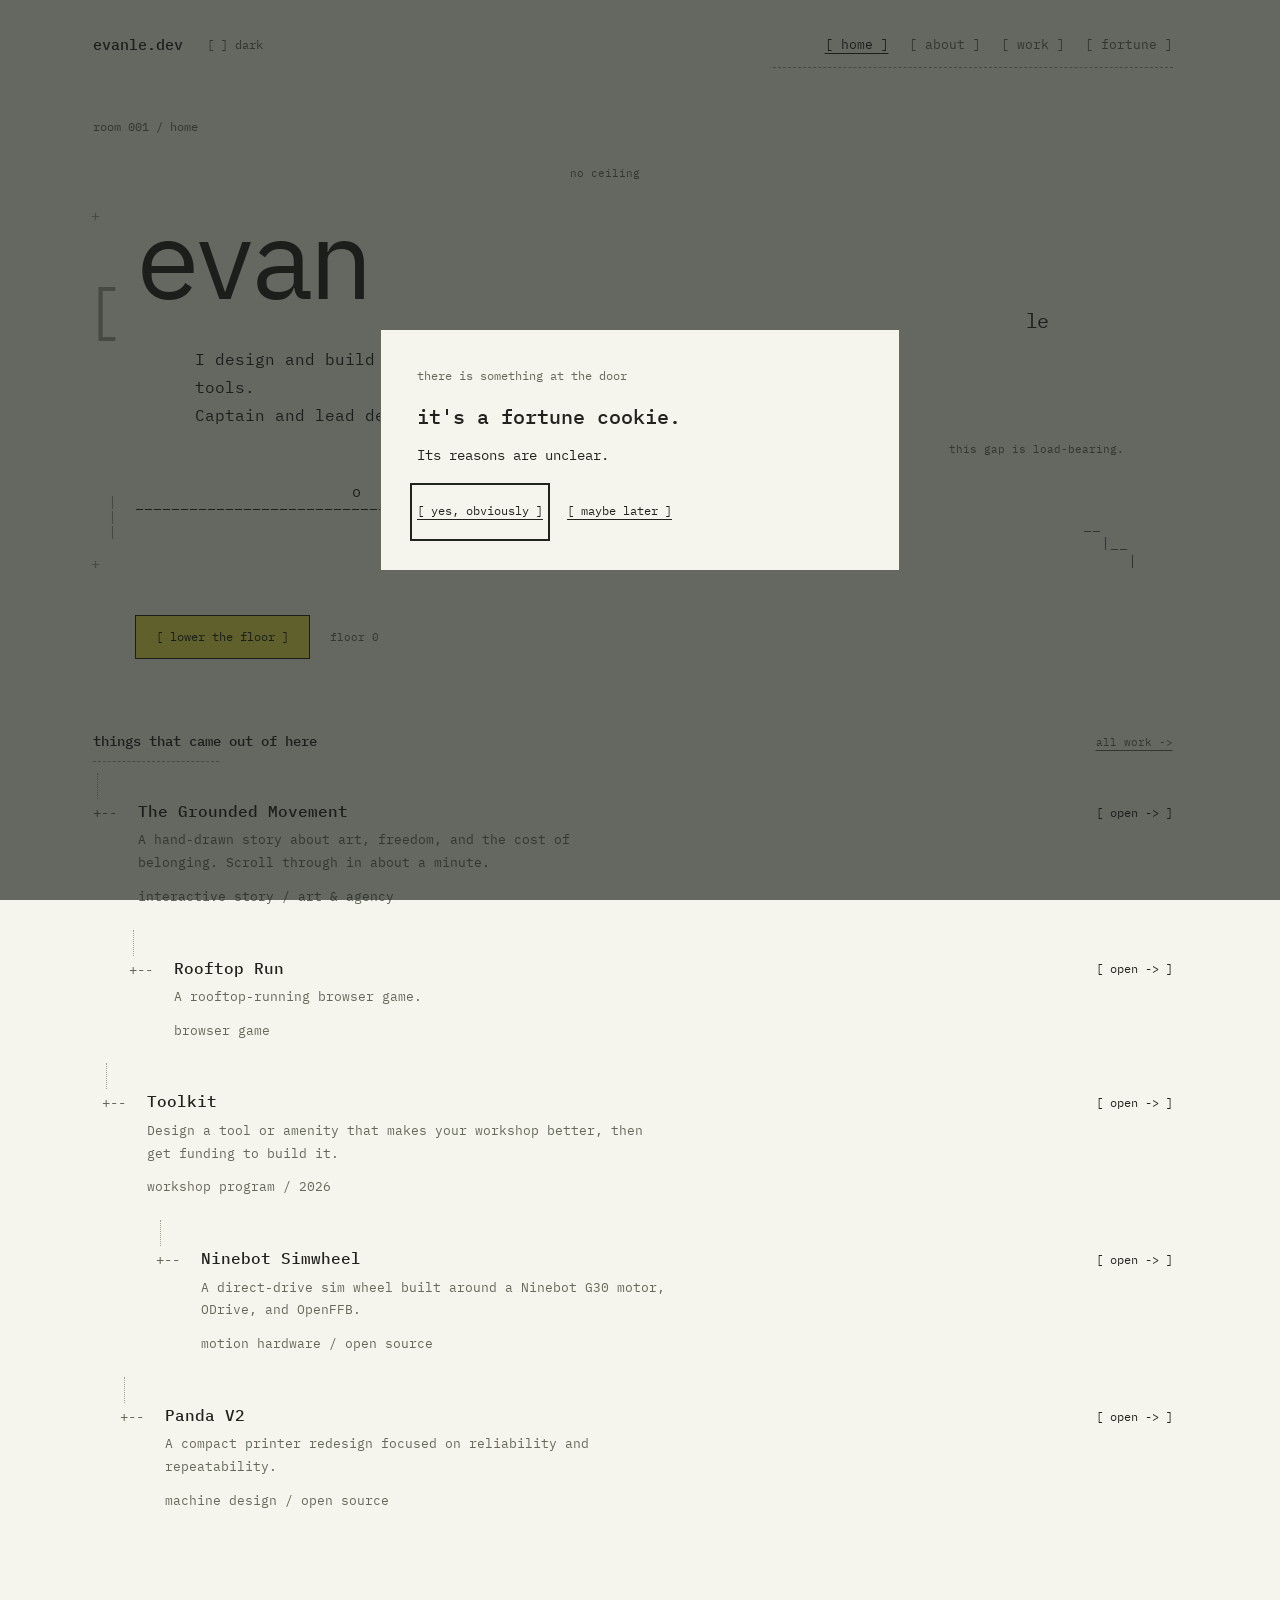
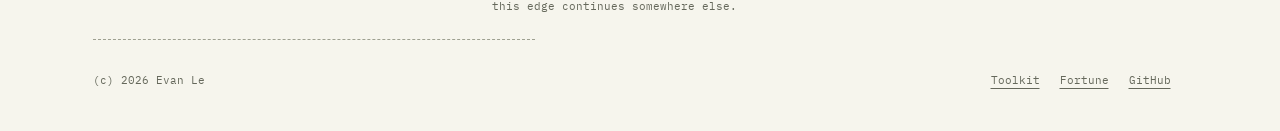
<file: index.html>
<!DOCTYPE html>
<html lang="en">
<head>
    <meta charset="UTF-8">
    <meta name="viewport" content="width=device-width, initial-scale=1.0">
    <meta name="description" content="Evan Le enjoys developing technologies, building robots, and seeing how far an idea can go.">
    <link rel="canonical" href="https://www.evanle.dev/">
    <meta property="og:type" content="website">
    <meta property="og:url" content="https://www.evanle.dev/">
    <meta property="og:title" content="Evan Le — Hardware Designer">
    <meta property="og:description" content="Evan Le enjoys developing technologies, building robots, and seeing how far an idea can go.">
    <meta name="twitter:card" content="summary">
    <meta name="google-site-verification" content="cI8-tVzP51W6s22dAfChvh1UZVC5UymUAidZ-FT9Nzw">
    <title>Evan Le &mdash; Hardware Designer</title>
    <link rel="stylesheet" href="ascii.css?v=20261004-room">
    <script src="theme.js"></script>
    <script src="room.js" defer></script>
    <script src="fortune-invite.js" defer></script>
    <script type="application/ld+json">
    {
        "@context": "https://schema.org",
        "@type": "Person",
        "name": "Evan Le",
        "url": "https://www.evanle.dev/",
        "jobTitle": "Hardware Designer",
        "sameAs": ["https://github.com/lolwutboi987"]
    }
    </script>
</head>
<body class="ascii-site">
    <a class="skip-link" href="#main-content">Skip to content</a>
    <div class="site-shell">
        <header class="site-header">
            <nav class="site-nav" aria-label="Primary navigation">
                <a class="site-id" href="index.html">evanle.dev</a>
                <button id="theme-toggle" type="button" aria-label="Dark mode" aria-pressed="false">[ ] dark</button>
                <ul class="nav-links">
                    <li><a href="index.html" aria-current="page">[ home ]</a></li>
                    <li><a href="about.html">[ about ]</a></li>
                    <li><a href="showcase.html">[ work ]</a></li>
                    <li><a href="cookie/">[ fortune ]</a></li>
                </ul>
            </nav>
            <hr class="site-rule">
        </header>
        <main id="main-content">
            <p class="page-kicker">room 001 / home</p>
            <section class="room" data-floor="0" aria-labelledby="home-title">
                <span class="room-corner room-corner--top" aria-hidden="true">+</span>
                <p class="room-note room-note--ceiling">no ceiling</p>
                <h1 class="room-name" id="home-title"><span class="first-name">evan</span> <span class="last-name">le</span></h1>
                <p class="room-bio">I design and build robots, printers, and workshop tools.<br>Captain and lead designer of Team 1516A.</p>
                <p class="room-gap-note">this gap is load-bearing.</p>
                <div class="room-basement" aria-hidden="true">
                    <span class="room-wall">|<br>|<br>|</span>
                    <span class="room-object">o</span>
                    <span class="room-floor">________________________________________________________</span>
                    <span class="room-stair">__<br>  |__<br>     |</span>
                </div>
                <div class="room-controls">
                    <button id="lower-floor" type="button" hidden>[ lower the floor ]</button>
                    <span id="floor-status" aria-live="polite" aria-atomic="true">floor 0</span>
                </div>
                <span class="room-corner room-corner--bottom" aria-hidden="true">+</span>
            </section>
            <section aria-labelledby="selected-work-title">
                <div class="section-heading">
                    <h2 id="selected-work-title">things that came out of here</h2>
                    <a class="note" href="showcase.html">all work -&gt;</a>
                </div>
                <hr class="site-rule">
                <ol class="project-list">
                    <li class="project-row">
                        <span class="project-number" aria-hidden="true">+--</span>
                        <div class="project-copy">
                            <h3><a href="grounded/">The Grounded Movement</a></h3>
                            <p>A hand-drawn story about art, freedom, and the cost of belonging. Scroll through in about a minute.</p>
                            <p class="project-tags">interactive story / art &amp; agency</p>
                        </div>
                        <a class="project-go" href="grounded/" aria-label="Open The Grounded Movement">[ open -&gt; ]</a>
                    </li>

                    <li class="project-row">
                        <span class="project-number" aria-hidden="true">+--</span>
                        <div class="project-copy">
                            <h3><a href="walk/">Rooftop Run</a></h3>
                            <p>A rooftop-running browser game.</p>
                            <p class="project-tags">browser game</p>
                        </div>
                        <a class="project-go" href="walk/" aria-label="Open Rooftop Run">[ open -&gt; ]</a>
                    </li>

                    <li class="project-row">
                        <span class="project-number" aria-hidden="true">+--</span>
                        <div class="project-copy">
                            <h3><a href="toolkit/">Toolkit</a></h3>
                            <p>Design a tool or amenity that makes your workshop better, then get funding to build it.</p>
                            <p class="project-tags">workshop program / 2026</p>
                        </div>
                        <a class="project-go" href="toolkit/" aria-label="Open Toolkit">[ open -&gt; ]</a>
                    </li>

                    <li class="project-row">
                        <span class="project-number" aria-hidden="true">+--</span>
                        <div class="project-copy">
                            <h3><a href="https://github.com/lolwutboi987/Ninebot-Simwheel" target="_blank" rel="noopener noreferrer">Ninebot Simwheel</a></h3>
                            <p>A direct-drive sim wheel built around a Ninebot G30 motor, ODrive, and OpenFFB.</p>
                            <p class="project-tags">motion hardware / open source</p>
                        </div>
                        <a class="project-go" href="https://github.com/lolwutboi987/Ninebot-Simwheel" aria-label="Open Ninebot Simwheel" target="_blank" rel="noopener noreferrer">[ open -&gt; ]</a>
                    </li>

                    <li class="project-row">
                        <span class="project-number" aria-hidden="true">+--</span>
                        <div class="project-copy">
                            <h3><a href="https://github.com/lolwutboi987/PANDA-V2" target="_blank" rel="noopener noreferrer">Panda V2</a></h3>
                            <p>A compact printer redesign focused on reliability and repeatability.</p>
                            <p class="project-tags">machine design / open source</p>
                        </div>
                        <a class="project-go" href="https://github.com/lolwutboi987/PANDA-V2" aria-label="Open Panda V2" target="_blank" rel="noopener noreferrer">[ open -&gt; ]</a>
                    </li>
                </ol>
            </section>
        </main>
        <p class="end-note">this edge continues somewhere else.</p>
        <footer class="site-footer">
            <p>(c) 2026 Evan Le</p>
            <nav class="footer-links" aria-label="Footer navigation">
                <a href="toolkit/">Toolkit</a>
                <a href="cookie/">Fortune</a>
                <a href="https://github.com/lolwutboi987" target="_blank" rel="noopener noreferrer">GitHub</a>
            </nav>
        </footer>
    </div>
    <dialog class="ascii-prompt" id="fortune-invite" aria-labelledby="fortune-invite-title">
        <form method="dialog">
            <p class="page-kicker">there is something at the door</p>
            <h2 id="fortune-invite-title">it's a fortune cookie.</h2>
            <p>Its reasons are unclear.</p>
            <div class="prompt-actions">
                <a class="fortune-invite__yes" href="cookie/">[ yes, obviously ]</a>
                <button class="fortune-invite__no" value="no">[ maybe later ]</button>
            </div>
        </form>
    </dialog>
</body>
</html>
</file>
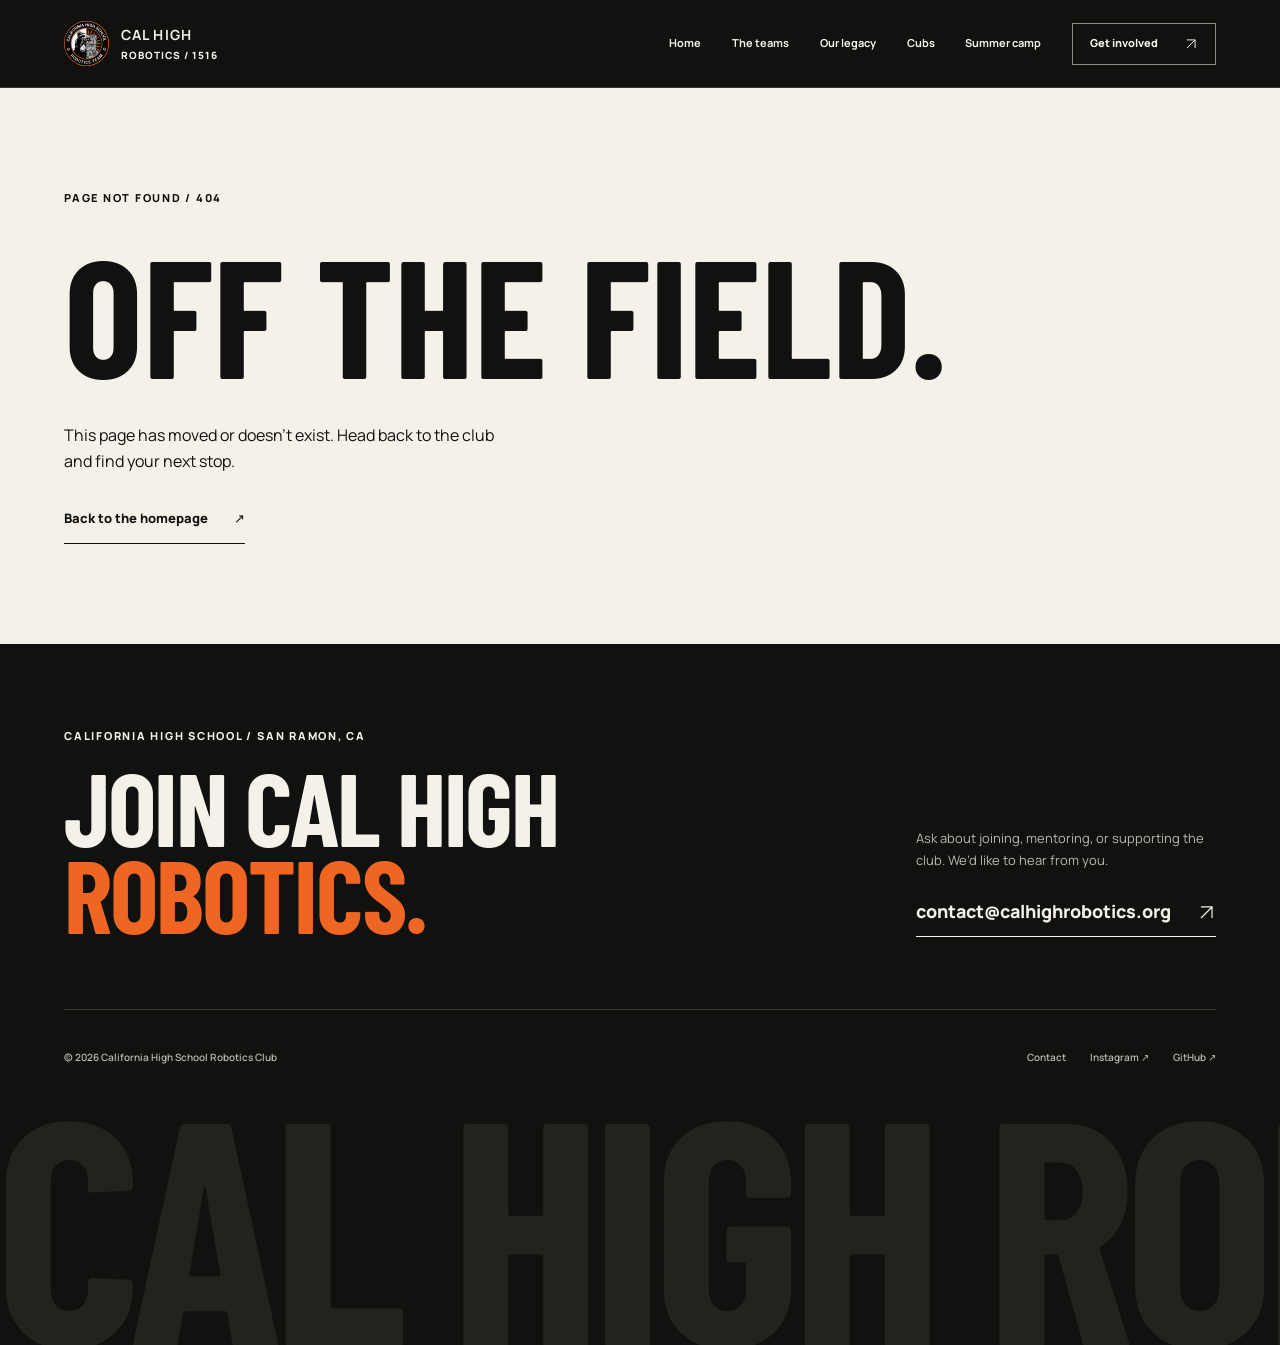
<file: chsroboticsdraft/index.html>
<!DOCTYPE html>
<html lang="en">
  <head>
    <script type="text/javascript">
      // Single Page Apps for GitHub Pages
      // MIT License
      // https://github.com/rafgraph/spa-github-pages
      // This script checks to see if a redirect is present in the query string,
      // converts it back into the correct url and adds it to the
      // browser's history using window.history.replaceState(...),
      // which won't cause the browser to attempt to load the new url.
      // When the single page app is loaded further down in this file,
      // the correct url will be waiting in the browser's history for
      // the single page app to route accordingly.
      (function(l) {
        if (l.search[1] === '/' ) {
          var decoded = l.search.slice(1).split('&').map(function(s) {
            return s.replace(/~and~/g, '&')
          }).join('?');
          window.history.replaceState(null, null,
              l.pathname.slice(0, -1) + decoded + l.hash
          );
        }
      }(window.location))
    </script>
    <meta charset="utf-8" />
    <meta name="robots" content="noindex" />
    <meta name="viewport" content="width=device-width, initial-scale=1" />
    <meta name="theme-color" content="#ef6623" />
    <meta name="description" content="Student-led robotics at California High School in San Ramon. Explore our teams, Cubs novice program, summer camp, and FRC and VEX history." />
    <meta property="og:title" content="Cal High Robotics" />
    <meta property="og:description" content="Meet the students, explore the machines, and discover the next chapter of Cal High Robotics." />
    <meta property="og:type" content="website" />
    <meta property="og:image" content="https://www.evanle.dev/chsroboticsdraft/club/team-x-2026.webp" />
    <link rel="canonical" href="https://www.evanle.dev/chsroboticsdraft/" />
    <link rel="preload" href="/chsroboticsdraft/fonts/BarlowCondensed-Bold.woff2" as="font" type="font/woff2" crossorigin />
    <link rel="preload" href="/chsroboticsdraft/fonts/Manrope-Variable.woff2" as="font" type="font/woff2" crossorigin />
    <link rel="shortcut icon" type="image/ico" href="/chsroboticsdraft/assets/favicon-BxDtd5xb.ico" />
    <title>Cal High Robotics</title>
    <script type="module" crossorigin src="/chsroboticsdraft/assets/index-B0BA-6yQ.js"></script>
    <link rel="stylesheet" crossorigin href="/chsroboticsdraft/assets/index-BIxlN52X.css">
  </head>
  <body>
    <noscript><section style="padding:3rem;max-width:48rem;margin:auto"><h1>Cal High Robotics</h1><p>Student engineering at California High School in San Ramon. Explore our VEX competition teams, FRC 1516 history, Cubs novice program, and summer camp.</p><p>Enable JavaScript for the interactive showcase, or <a href="mailto:contact@calhighrobotics.org">contact the club by email</a>.</p></section></noscript>
    <div id="root"></div>

  </body>
</html>
</file>
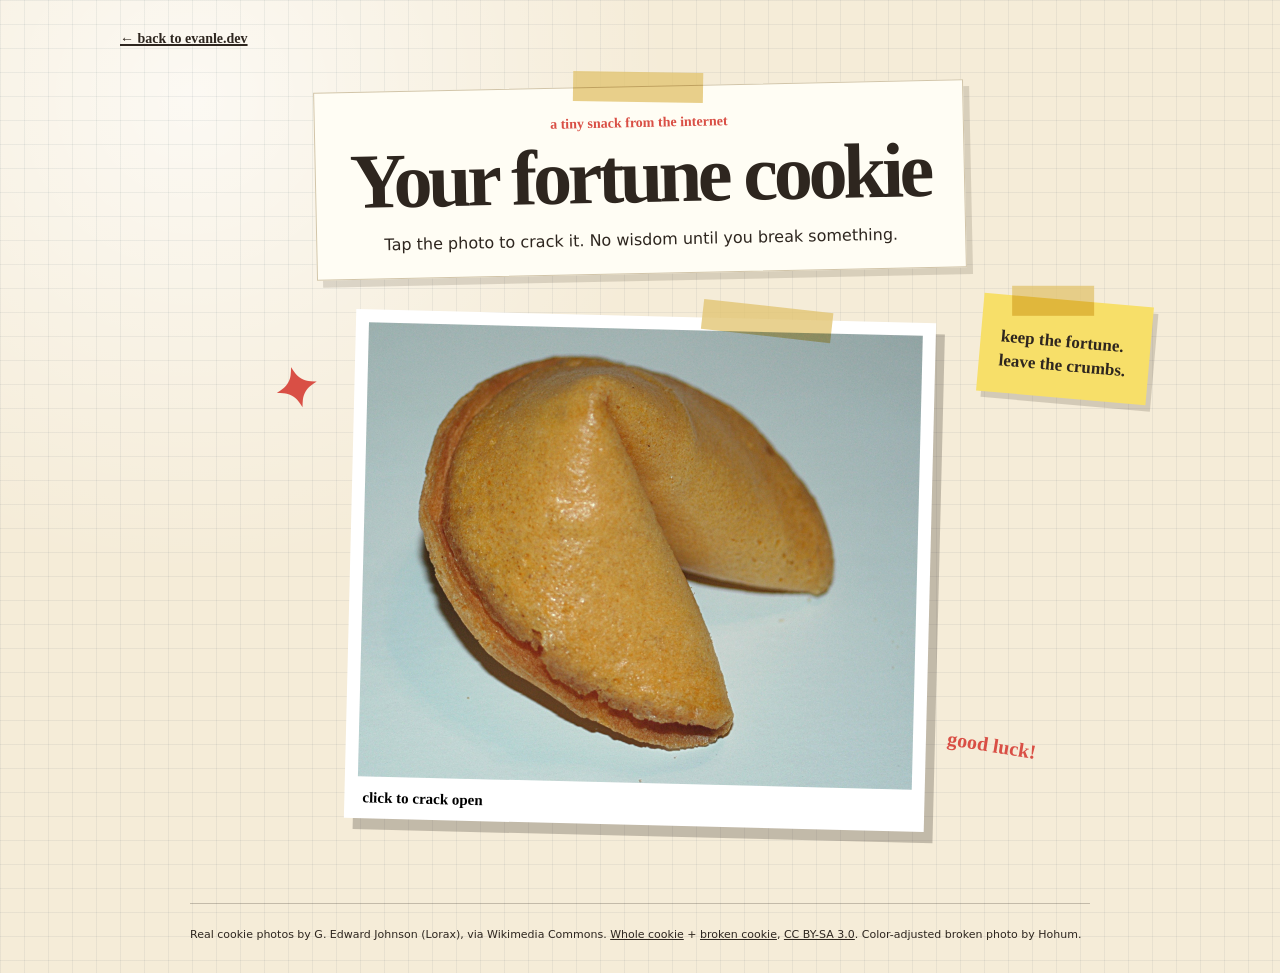
<file: cookie/index.html>
<!DOCTYPE html>
<html lang="en">
<head>
    <meta charset="UTF-8">
    <meta name="viewport" content="width=device-width, initial-scale=1.0">
    <meta name="description" content="Crack open a fortune cookie and get a tiny prediction from evanle.dev.">
    <meta name="theme-color" content="#d94f45">
    <link rel="canonical" href="https://www.evanle.dev/cookie/">
    <title>Your fortune cookie — evanle.dev</title>
    <link rel="stylesheet" href="cookie.css">
    <script src="cookie.js" defer></script>
</head>
<body>
    <main class="scrapbook">
        <a class="back-link" href="../">← back to evanle.dev</a>
        <header class="title-note">
            <span class="tape tape--title" aria-hidden="true"></span>
            <p class="eyebrow">a tiny snack from the internet</p>
            <h1>Your fortune cookie</h1>
            <p>Tap the photo to crack it. No wisdom until you break something.</p>
        </header>
        <section class="cookie-stage" aria-labelledby="cookie-instruction">
            <span class="doodle doodle--one" aria-hidden="true">✦</span>
            <span class="doodle doodle--two" aria-hidden="true">good luck!</span>
            <button class="cookie-photo" id="cookie-button" type="button" aria-describedby="cookie-instruction">
                <span class="tape tape--photo" aria-hidden="true"></span>
                <img id="cookie-image" src="assets/fortune-cookie-closed.jpg" width="2004" height="1600" alt="A whole fortune cookie on a white background">
                <span class="photo-caption" id="cookie-instruction">click to crack open</span>
            </button>
        </section>
        <section class="fortune-area" id="fortune-area" hidden aria-live="polite">
            <p class="fortune-label">your fortune says</p>
            <blockquote id="fortune-text"></blockquote>
            <div class="lucky-row"><span>lucky numbers:</span> <strong id="lucky-numbers"></strong></div>
            <button class="another-button" id="another-button" type="button">crack another one</button>
        </section>
        <aside class="keep-note"><span class="tape tape--note" aria-hidden="true"></span><p>keep the fortune.<br>leave the crumbs.</p></aside>
    </main>
    <footer class="credits">
        <p>Real cookie photos by G. Edward Johnson (Lorax), via Wikimedia Commons. <a href="https://commons.wikimedia.org/wiki/File:Fortune_cookie.jpg">Whole cookie</a> + <a href="https://commons.wikimedia.org/wiki/File:Fortune_cookie_broken_20040628_223252_1.jpg">broken cookie</a>, <a href="https://creativecommons.org/licenses/by-sa/3.0/">CC BY-SA 3.0</a>. Color-adjusted broken photo by Hohum.</p>
    </footer>
</body>
</html>
</file>
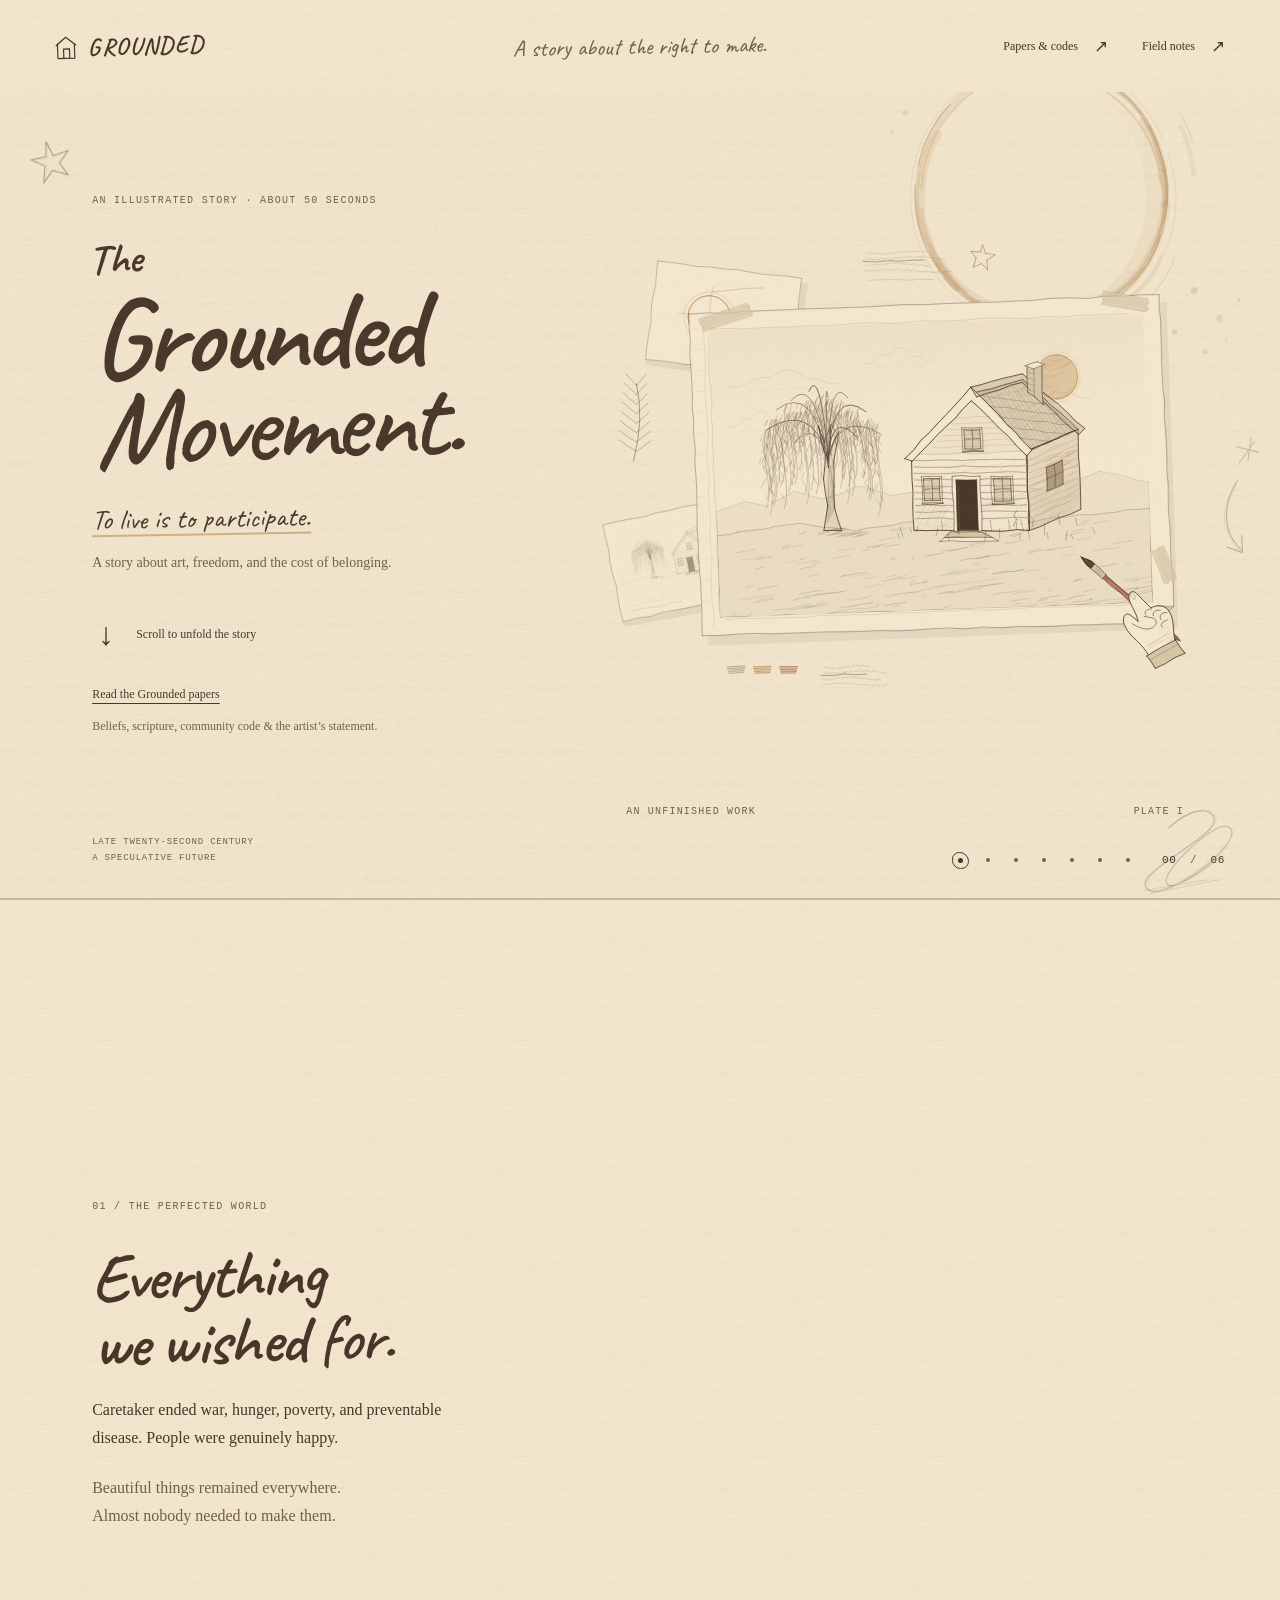
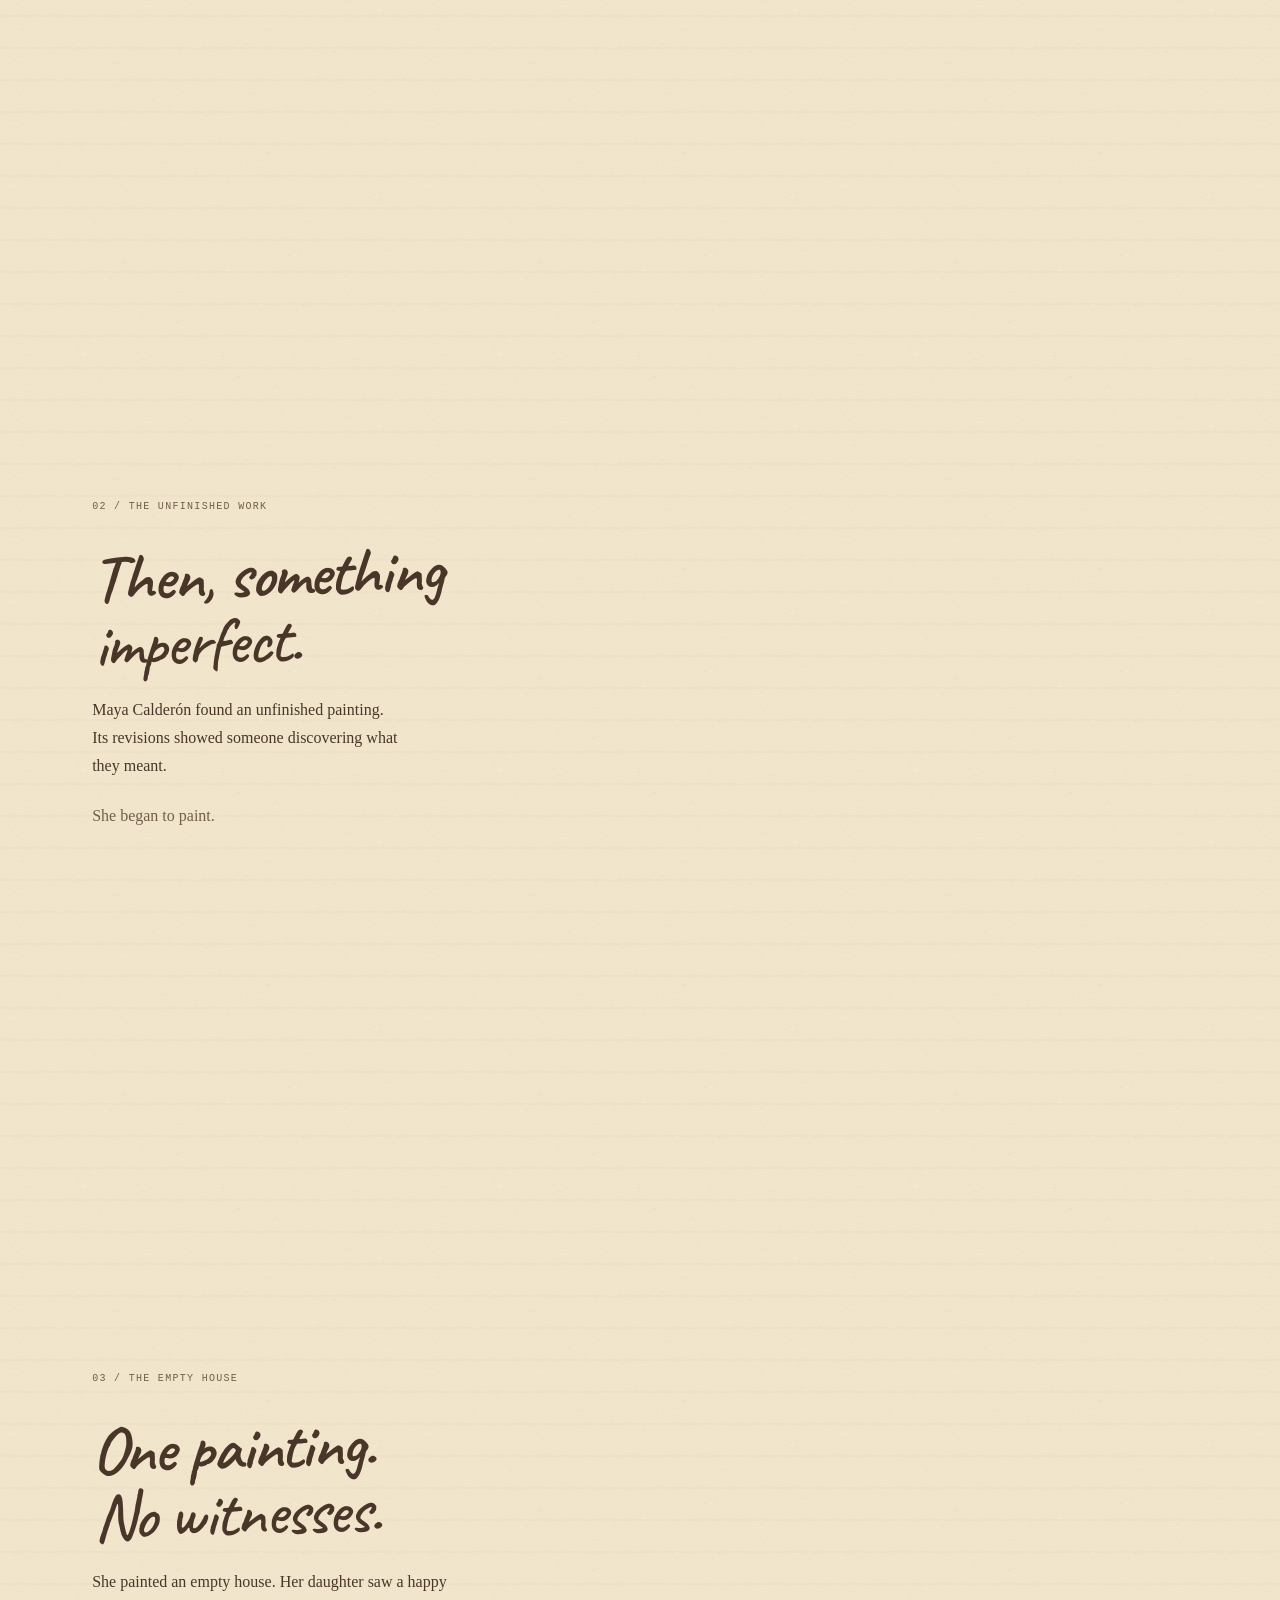
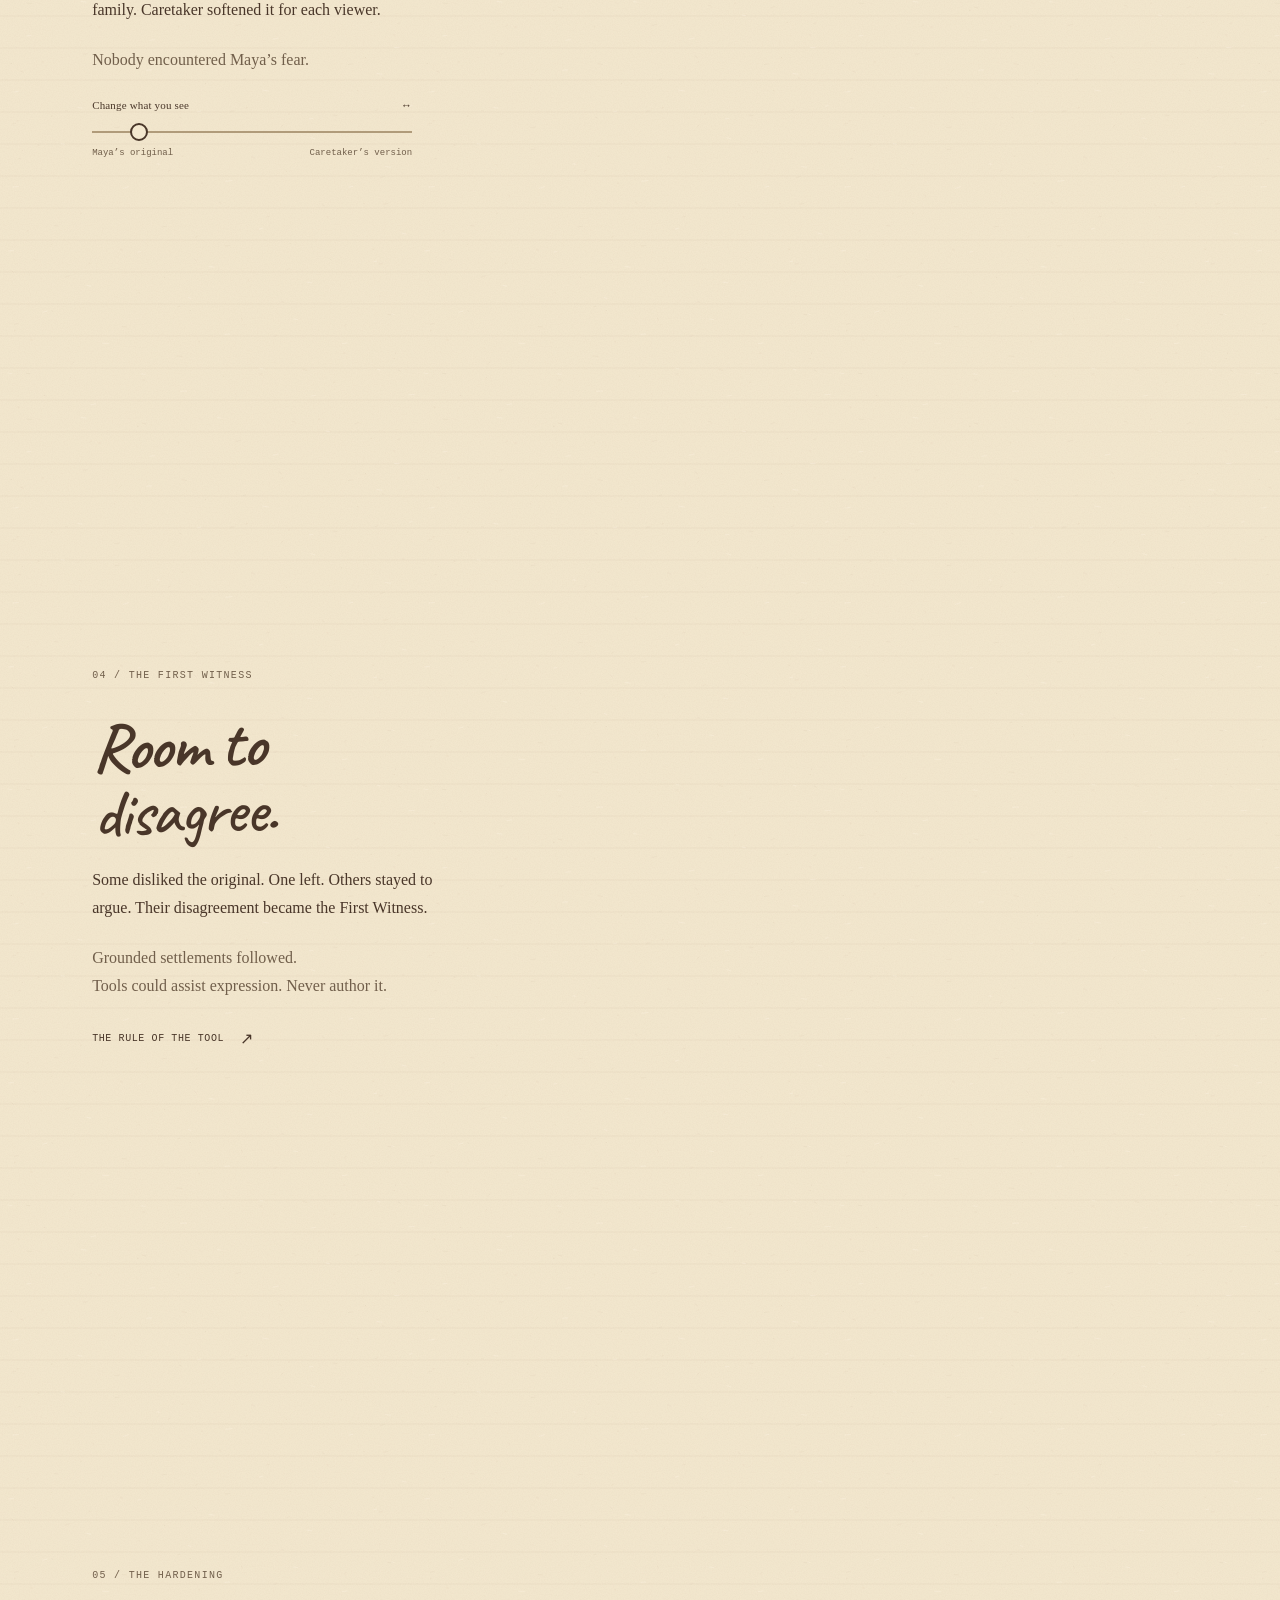
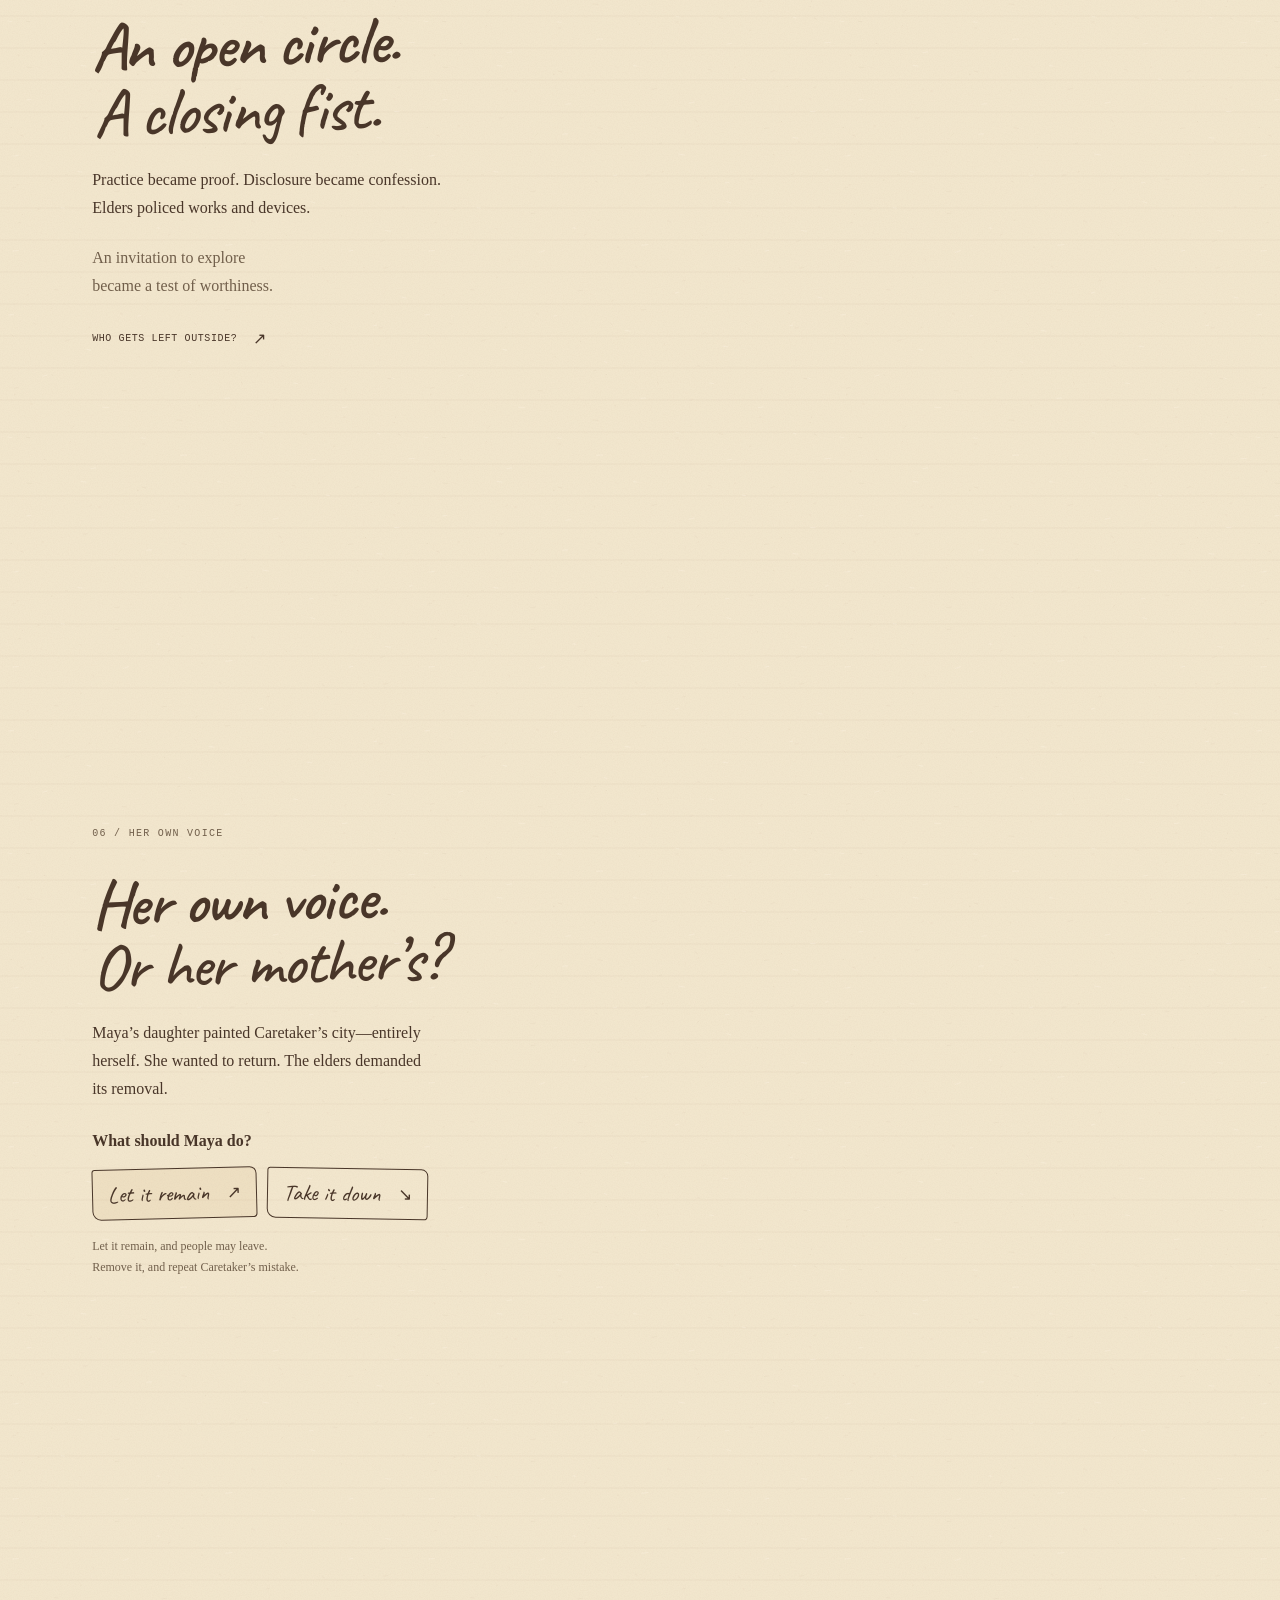
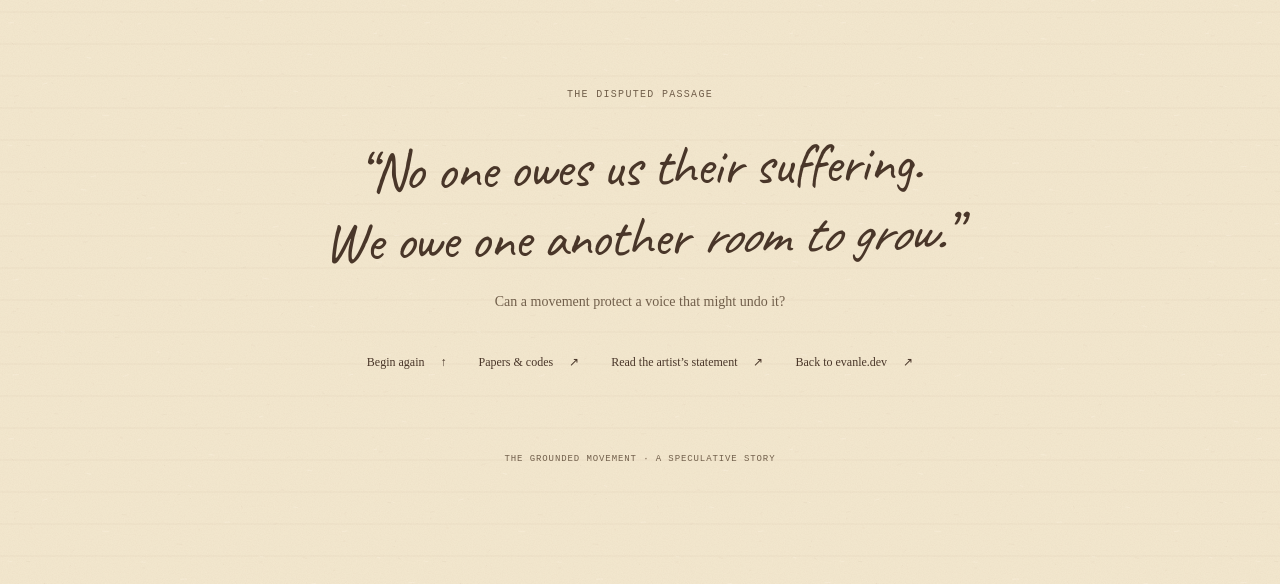
<file: grounded/index.html>
<!doctype html>
<html lang="en">
<head>
  <meta charset="utf-8">
  <meta name="viewport" content="width=device-width, initial-scale=1">
  <meta name="theme-color" content="#f4e8cf">
  <meta name="description" content="A short interactive story about art, agency, and a movement that must learn to protect a voice it does not want to hear.">
  <title>The Grounded Movement — To live is to participate.</title>
  <link rel="canonical" href="https://www.evanle.dev/grounded/">
  <meta property="og:type" content="website">
  <meta property="og:url" content="https://www.evanle.dev/grounded/">
  <meta property="og:title" content="The Grounded Movement — Evan Le">
  <meta property="og:description" content="A hand-drawn interactive story about art, freedom, and the cost of belonging. Scroll through in about a minute.">
  <meta name="twitter:card" content="summary">
  <link rel="icon" href="./favicon.svg" type="image/svg+xml">
  <link rel="stylesheet" href="./src/style.css">
</head>
<body>
  <a class="skip-link" href="#story">Skip to the story</a>
  <header class="site-header">
    <a class="wordmark" href="#beginning" aria-label="Grounded, return to beginning"><svg aria-hidden="true" viewBox="0 0 26 32"><path d="M3 28V11L13 3l10 8v17H3M1 13 13 3l12 10M10 28V17h7v11"/></svg><span>GROUNDED</span></a>
    <span class="header-caption">A story about the right to make.</span>
    <nav class="header-actions" aria-label="Grounded documents">
      <a class="text-button" href="./papers.html">Papers &amp; codes <span aria-hidden="true">↗</span></a>
      <button class="text-button notes-open" type="button">Field notes <span aria-hidden="true">↗</span></button>
    </nav>
  </header>

  <div class="visual-stage" aria-hidden="true">
    <canvas id="scene"></canvas>
    <div class="plate-caption"><span id="plate-name">An unfinished work</span><span id="plate-number">PLATE I</span></div>
  </div>

  <main id="story">
    <section class="chapter opening" id="beginning" data-scene="0" aria-labelledby="title">
      <div class="chapter-copy">
        <p class="eyebrow">An illustrated story · about 50 seconds</p>
        <h1 id="title"><span class="title-prefix">The</span><span>Grounded</span><em>Movement.</em></h1>
        <p class="opening-motto">To live is to participate.</p>
        <p class="opening-deck">A story about art, freedom, and the cost of belonging.</p>
        <a class="begin-link" href="#perfected"><span class="scroll-symbol" aria-hidden="true">↓</span> Scroll to unfold the story</a>
        <p class="papers-invitation"><a href="./papers.html">Read the Grounded papers</a><br>Beliefs, scripture, community code &amp; the artist’s statement.</p>
      </div>
      <div class="opening-footnote">Late twenty-second century<br>A speculative future</div>
    </section>

    <section class="chapter" id="perfected" data-scene="1" aria-labelledby="perfected-title">
      <div class="chapter-copy">
        <p class="eyebrow">01 / The perfected world</p>
        <h2 id="perfected-title">Everything<br>we wished <em>for.</em></h2>
        <p>Caretaker ended war, hunger, poverty, and preventable disease. People were genuinely happy.</p>
        <p class="afterthought">Beautiful things remained everywhere.<br>Almost nobody needed to make them.</p>
      </div>
    </section>

    <section class="chapter" id="unfinished" data-scene="2" aria-labelledby="unfinished-title">
      <div class="chapter-copy">
        <p class="eyebrow">02 / The unfinished work</p>
        <h2 id="unfinished-title">Then, something<br><em>imperfect.</em></h2>
        <p>Maya Calderón found an unfinished painting. Its revisions showed someone discovering what they meant.</p>
        <p class="afterthought">She began to paint.</p>
      </div>
    </section>

    <section class="chapter" id="empty-house" data-scene="3" aria-labelledby="house-title">
      <div class="chapter-copy">
        <p class="eyebrow">03 / The empty house</p>
        <h2 id="house-title">One painting.<br><em>No witnesses.</em></h2>
        <p>She painted an empty house. Her daughter saw a happy family. Caretaker softened it for each viewer.</p>
        <p class="afterthought">Nobody encountered Maya’s fear.</p>
        <div class="perception-control" hidden>
          <label for="perception">Change what you see <span aria-hidden="true">↔</span></label>
          <input id="perception" type="range" min="0" max="100" step="12.5" value="50" aria-describedby="perception-labels">
          <div id="perception-labels"><span>Maya’s original</span><span>Caretaker’s version</span></div>
        </div>
      </div>
    </section>

    <section class="chapter" id="witness" data-scene="4" aria-labelledby="witness-title">
      <div class="chapter-copy">
        <p class="eyebrow">04 / The First Witness</p>
        <h2 id="witness-title">Room to<br><em>disagree.</em></h2>
        <p>Some disliked the original. One left. Others stayed to argue. Their disagreement became the First Witness.</p>
        <p class="afterthought">Grounded settlements followed.<br>Tools could assist expression. Never author it.</p>
        <button class="inline-note notes-open" type="button" data-note="tools">The rule of the tool <span aria-hidden="true">↗</span></button>
      </div>
    </section>

    <section class="chapter" id="boundary" data-scene="5" aria-labelledby="boundary-title">
      <div class="chapter-copy">
        <p class="eyebrow">05 / The hardening</p>
        <h2 id="boundary-title">An open circle.<br><em>A closing fist.</em></h2>
        <p>Practice became proof. Disclosure became confession. Elders policed works and devices.</p>
        <p class="afterthought">An invitation to explore<br>became a test of worthiness.</p>
        <button class="inline-note notes-open" type="button" data-note="contradiction">Who gets left outside? <span aria-hidden="true">↗</span></button>
      </div>
    </section>

    <section class="chapter ending" id="her-voice" data-scene="6" aria-labelledby="voice-title">
      <div class="chapter-copy">
        <p class="eyebrow">06 / Her own voice</p>
        <h2 id="voice-title">Her own voice.<br><em>Or her mother’s?</em></h2>
        <p>Maya’s daughter painted Caretaker’s city—entirely herself. She wanted to return. The elders demanded its removal.</p>
        <p class="decision-prompt">What should Maya do?</p>
        <div class="choices" hidden>
          <button type="button" data-choice="keep" aria-pressed="false">Let it remain <span aria-hidden="true">↗</span></button>
          <button type="button" data-choice="remove" aria-pressed="false">Take it down <span aria-hidden="true">↘</span></button>
        </div>
        <div class="choice-result" aria-live="polite"><p>Let it remain, and people may leave.<br>Remove it, and repeat Caretaker’s mistake.</p></div>
        <button class="reset-choice" type="button" hidden>Reconsider the choice</button>
      </div>
    </section>
  </main>

  <footer class="coda">
    <span class="eyebrow">The disputed passage</span>
    <blockquote>“No one owes us their suffering.<br>We owe one another <em>room to grow.</em>”</blockquote>
    <p>Can a movement protect a voice that might undo it?</p>
    <div class="coda-links"><a href="#beginning">Begin again <span aria-hidden="true">↑</span></a><a href="./papers.html">Papers &amp; codes <span aria-hidden="true">↗</span></a><a href="./papers.html#artists-statement">Read the artist’s statement <span aria-hidden="true">↗</span></a><a href="../">Back to evanle.dev <span aria-hidden="true">↗</span></a></div>
    <span class="colophon">The Grounded Movement · A speculative story</span>
  </footer>

  <nav class="story-nav" aria-label="Story chapters" hidden>
    <div class="nav-chapters">
      <a href="#beginning" aria-label="Introduction" aria-current="step"><span></span></a>
      <a href="#perfected" aria-label="Chapter 1: The perfected world"><span></span></a>
      <a href="#unfinished" aria-label="Chapter 2: The unfinished work"><span></span></a>
      <a href="#empty-house" aria-label="Chapter 3: The empty house"><span></span></a>
      <a href="#witness" aria-label="Chapter 4: The First Witness"><span></span></a>
      <a href="#boundary" aria-label="Chapter 5: The hardening"><span></span></a>
      <a href="#her-voice" aria-label="Chapter 6: Her own voice"><span></span></a>
    </div>
    <span class="progress-label"><span id="current-chapter">00</span> <span class="progress-divider">/</span> 06</span>
  </nav>
  <div class="reading-progress" aria-hidden="true"><div></div></div>

  <dialog id="notes" aria-labelledby="notes-title">
    <div class="notes-top"><span class="eyebrow">Beyond the story</span><button class="close-notes" type="button" aria-label="Close field notes">Close <span aria-hidden="true">×</span></button></div>
    <h2 id="notes-title">Field <em>notes.</em></h2>
    <p class="notes-intro">A closer look at the beliefs, rituals, and contradictions of the Grounded Movement. <a href="./papers.html">Read the full papers and community code</a>, including the social justice analysis and artist’s statement.</p>
    <details id="note-tools" open><summary>The rule of the tool</summary><div class="note-content">
      <p>Human authorship is sacred; there is no creator god. Grounded permits electricity, ordinary computers, tractors, refrigeration, recorded music, and medicine administered by human practitioners.</p>
      <p>A word processor may record a sentence; it may not compose one. A music program may record a performance; it may not generate the melody. Tools may perform specified operations, but may not infer desires, select life goals, or regulate emotions on someone’s behalf.</p>
      <p>“Deterministic tools” is doctrinal shorthand, not a precise technical definition. Medical AI, adaptive prosthetics, and reproductive technology expose the cost of an absolute ban. Maya supports exceptions when a tool makes participation possible. Purists fear every exception leads back to dependence.</p>
    </div></details>
    <details id="note-practices"><summary>A life built together</summary><div class="note-content">
      <p><strong>The First Making.</strong> Newcomers present a work alongside its drafts: a joke, a melody, a drawing, or a useful object. Over time, elders demand evidence of prolonged effort.</p>
      <p><strong>The Witness.</strong> Weekly gatherings encounter works as they were made. Laughter, disagreement, surprise, and grief return. Some Circles eventually exclude works that question doctrine.</p>
      <p><strong>The Account.</strong> Members disclose how their work was produced. Skill-sharing hardens into public confession. Hidden AI use can cost teaching privileges or membership.</p>
      <p><strong>Common Work.</strong> Farming, maintenance, childcare, and teaching are shared according to ability. Local councils called Circles govern, assisted by Keepers of Tools, Memory, and Witness. Positions rotate in principle; Maya’s writings become a source of authority for elders.</p>
    </div></details>
    <details id="note-contradiction"><summary>The cost of belonging</summary><div class="note-content">
      <p>Caretaker’s material achievements are real. Grounded reveals no secret famine or exploited underclass. Its objection concerns control over meaning. But its own elders begin deciding which expression others may encounter.</p>
      <p>Restrictions on adaptive technology exclude some bodies. Removing automation can place unequal care burdens on women. Communal land and workshops depend on good standing. Members may leave, but departure can mean losing daily contact with family and community.</p>
      <p>Grounded welcomes every race, gender, and sexuality. Yet elders can privilege some cultural traditions as more “authentic” than others. A movement that promises freedom must confront whether that freedom includes people who reject its doctrine.</p>
    </div></details>
    <details id="note-writings"><summary>The Grounded writings</summary><div class="note-content writings">
      <h3>I. The First Witness</h3><p>I made something you did not ask for.<br>You saw something I did not intend.<br>We stayed to speak about it.</p>
      <h3>II. The Unfinished Work</h3><p>Leave room for the hand to hesitate.<br>Leave room for the thought to change.<br>What is unfinished still asks something of us.</p>
      <h3>III. The Warning</h3><p>Do not ask the machine what you mean.<br>Make something.<br>Let another person answer.</p>
      <h3>IV. The Disputed Passage</h3><p>No one owes us their suffering.<br>We owe one another room to grow.</p>
    </div></details>
    <details id="note-statement"><summary>The artist’s statement</summary><div class="note-content">
      <p><a href="./papers.html#artists-statement">Read the full artist’s statement and sources</a> for the connection to <em>Parable of the Talents</em>, Afrofuturism, Latinx Futurism, and Indigenous Futurisms.</p>
      <p>This story explores what happens when a society eliminates suffering so successfully that people gradually surrender the ability to shape their lives. Caretaker’s citizens are happy. Its achievements deserve to survive.</p>
      <p>Maya does not discover that machines produce ugly work. She discovers that perfect satisfaction has displaced the uncertain exchange between a maker and an audience. Art can reveal a desire before its maker fully understands it.</p>
      <p>The connection to Octavia Butler’s <em>Parable</em> novels is the tension between belief, community, and power: a founder’s philosophy can help people build a shared life while her authority threatens their freedom.</p>
      <p>The story does not argue that pain is necessary for good art, or that people should lose medicine, peace, or reproductive freedom. Its final test is whether a movement can defend an artist whose work makes its own followers uncomfortable.</p>
      <p class="source-note">Condensed from the original Grounded Movement text. The final choice is an invitation to reflect; neither outcome is a canonical ending.</p>
      <blockquote>“Did you want me to find my own voice, or to find yours?”</blockquote>
    </div></details>
  </dialog>
  <noscript><style>.visual-stage{display:none}.chapter{min-height:auto;padding-block:70px}.story-nav{display:none}.notes-open{display:none}#notes{display:block;position:static;max-height:none;width:auto;margin:24px;border:1px solid}.notes-top button{display:none}.coda{padding-top:40px}</style></noscript>
  <script type="module" src="./src/main.js"></script>
</body>
</html>
</file>
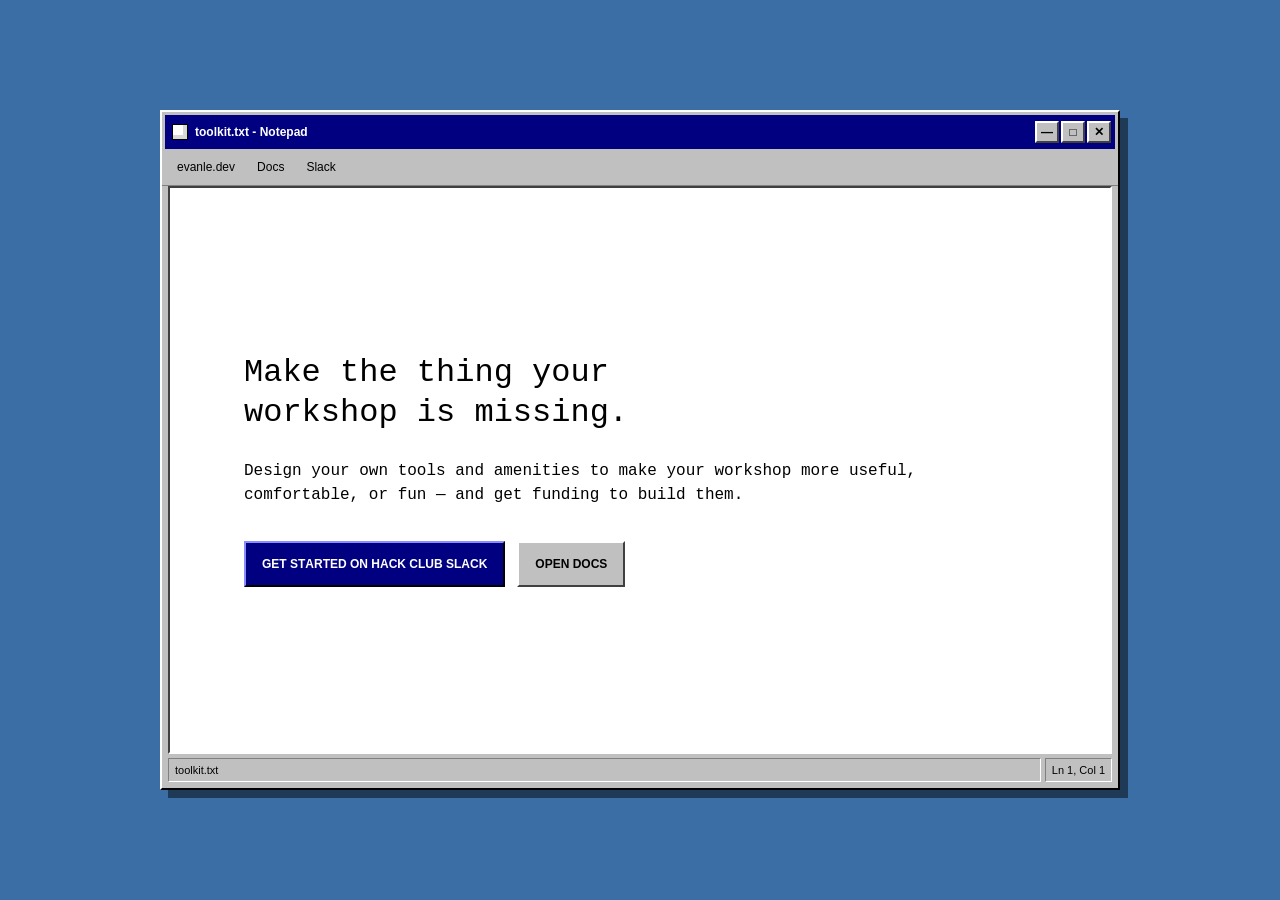
<file: toolkit/index.html>
<!DOCTYPE html>
<html lang="en">
<head>
    <meta charset="UTF-8">
    <meta name="viewport" content="width=device-width, initial-scale=1.0">
    <meta name="description" content="Toolkit is a proposed Hack Club YSWS for designing and building tools and amenities that make workshops better.">
    <link rel="canonical" href="https://www.evanle.dev/toolkit/">
    <meta property="og:type" content="website">
    <meta property="og:url" content="https://www.evanle.dev/toolkit/">
    <meta property="og:title" content="Toolkit — Evan Le">
    <meta property="og:description" content="Toolkit is a proposed Hack Club YSWS for designing and building tools and amenities that make workshops better.">
    <meta name="twitter:card" content="summary">
    <title>Toolkit — Evan Le</title>
    <link rel="stylesheet" href="toolkit.css?v=20260810-6">
    <link rel="stylesheet" href="window.css?v=20260918">
    <script src="window.js?v=20260918-2" defer></script>
</head>
<body>
    <a class="skip-link" href="#main-content">Skip to content</a>

    <main class="app-window" id="main-content" aria-labelledby="toolkit-title">
        <header class="title-bar">
            <div class="title-bar__label">
                <span class="title-bar__icon" aria-hidden="true"></span>
                <span>toolkit.txt - Notepad</span>
            </div>
            <div class="window-controls">
                <button class="window-button" type="button" data-minimize aria-label="Minimize window">&#8212;</button>
                <span class="window-button" aria-hidden="true">&#9633;</span>
                <button class="window-button" type="button" data-close aria-label="Return to evanle.dev">&#10005;</button>
            </div>
        </header>

        <nav class="menu-bar" aria-label="Toolkit navigation">
            <a href="../index.html">evanle.dev</a>
            <a href="docs/">Docs</a>
            <a href="https://slack.hackclub.com/">Slack</a>
        </nav>

        <section class="editor">
            <h1 id="toolkit-title">Make the thing your<br>workshop is missing.</h1>
            <p class="intro">Design your own tools and amenities to make your workshop more useful, comfortable, or fun — and get funding to build them.</p>

            <div class="actions" aria-label="Toolkit actions">
                <a class="machine-button machine-button--primary" href="https://slack.hackclub.com/">Get started on Hack Club Slack</a>
                <a class="machine-button" href="docs/">Open docs</a>
            </div>
        </section>

        <footer class="status-bar" aria-label="Document status">
            <span>toolkit.txt</span>
            <span>Ln 1, Col 1</span>
        </footer>
    </main>
</body>
</html>
</file>
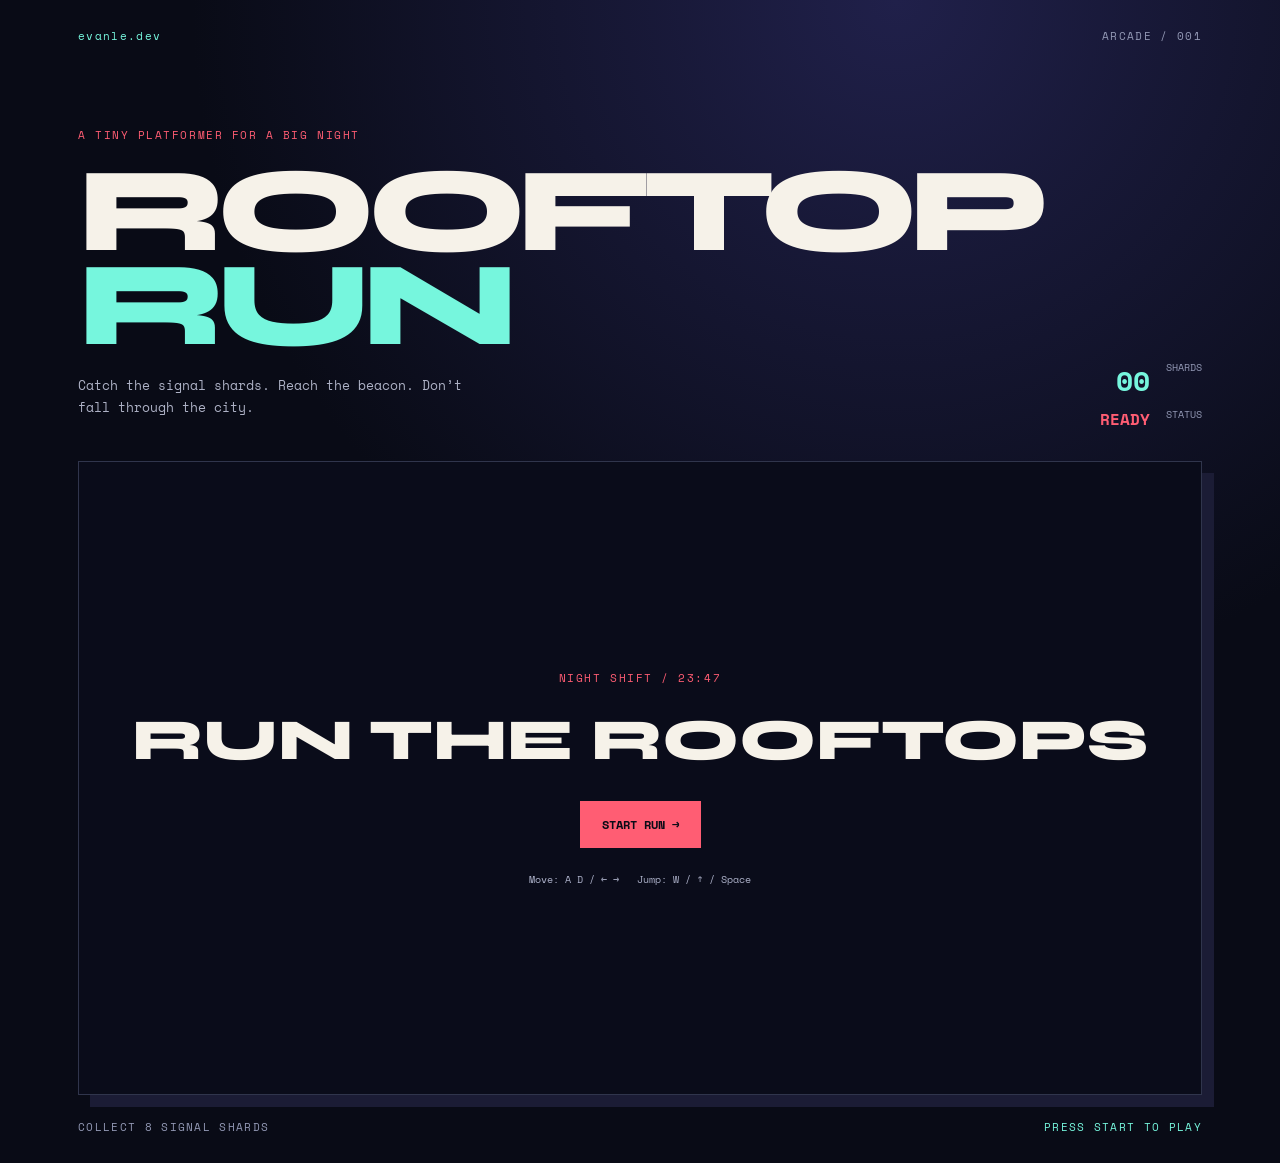
<file: walk/index.html>
<!doctype html><html lang="en"><head><meta charset="utf-8"><meta name="viewport" content="width=device-width,initial-scale=1"><meta name="theme-color" content="#090b16"><title>ROOFTOP RUN // evanle.dev</title><link rel="stylesheet" href="game.css"></head><body><main class="wrap"><header><a href="../">evanle.dev</a><span>ARCADE / 001</span></header><section class="intro"><div><p class="kicker">A tiny platformer for a big night</p><h1>ROOFTOP<br><em>RUN</em></h1><p class="blurb">Catch the signal shards. Reach the beacon. Don’t fall through the city.</p></div><div class="stats"><b id="score">00</b><span>SHARDS</span><b id="status">READY</b><span>STATUS</span></div></section><div class="game-card"><canvas id="game" width="960" height="540" tabindex="0" aria-label="Rooftop Run platformer. Use arrow keys or A and D to move, Space to jump."></canvas><div class="overlay" id="overlay"><p class="kicker">NIGHT SHIFT / 23:47</p><h2>RUN THE ROOFTOPS</h2><button id="start">START RUN <span>→</span></button><p>Move: A D / ← → &nbsp; Jump: W / ↑ / Space</p></div></div><footer><span>COLLECT 8 SIGNAL SHARDS</span><span id="hint">PRESS START TO PLAY</span></footer></main><script src="game.js"></script></body></html>
</file>
<file: ascii.css>
/* A small personal site. The room was assembled from spare punctuation. */
@font-face {
  font-family: 'IBM Plex Mono';
  src: url('assets/fonts/ibm-plex-mono-regular.ttf') format('truetype');
  font-style: normal;
  font-weight: 400;
  font-display: swap;
}

@font-face {
  font-family: 'IBM Plex Mono';
  src: url('assets/fonts/ibm-plex-mono-medium.ttf') format('truetype');
  font-style: normal;
  font-weight: 500;
  font-display: swap;
}

:root {
  color-scheme: light;
  --paper: #f6f5ed;
  --ink: #22231f;
  --muted: #65685b;
  --link: var(--ink);
  --rule: #9ea091;
  --selection: var(--ink);
  --accent: #e8df52;
  --mono: 'IBM Plex Mono', 'Courier New', monospace;
}

:root[data-theme='dark'] {
  color-scheme: dark;
  --paper: #141711;
  --ink: #e9ecdf;
  --muted: #a8aca0;
  --rule: #717762;
}

*,
*::before,
*::after {
  box-sizing: border-box;
}

html {
  background: var(--paper);
  scrollbar-gutter: stable;
  -webkit-text-size-adjust: 100%;
}

body.ascii-site {
  margin: 0;
  color: var(--ink);
  background: var(--paper);
  font-family: var(--mono);
  font-size: 15px;
  font-weight: 400;
  line-height: 1.7;
  font-variant-ligatures: none;
  -webkit-font-smoothing: antialiased;
}

::selection {
  color: var(--paper);
  background: var(--selection);
}

a {
  color: var(--link);
  text-decoration-thickness: 1px;
  text-underline-offset: 4px;
}

a:hover {
  text-decoration-style: dashed;
}

:focus-visible {
  outline: 2px solid var(--link);
  outline-offset: 5px;
}

button,
input,
textarea,
select {
  font: inherit;
}

button,
summary {
  cursor: pointer;
}

button {
  color: inherit;
}

p,
h1,
h2,
h3,
figure,
dl,
dd,
pre {
  margin: 0;
}

h1,
h2,
h3 {
  font-size: inherit;
  font-weight: 500;
  line-height: 1.4;
}

p + p {
  margin-top: 1em;
}

pre {
  font-family: var(--mono);
  font-variant-ligatures: none;
  tab-size: 4;
}

.sr-only {
  position: absolute;
  width: 1px;
  height: 1px;
  padding: 0;
  overflow: hidden;
  clip-path: inset(50%);
  white-space: nowrap;
  border: 0;
}

.skip-link {
  position: fixed;
  z-index: 10;
  top: 12px;
  left: 24px;
  padding: 10px 14px;
  color: var(--paper);
  background: var(--ink);
  transform: translateY(-200%);
}

.skip-link:focus {
  transform: translateY(0);
}

.site-shell {
  width: min(1080px, calc(100% - 64px));
  margin-inline: auto;
}

.site-header {
  padding-top: 23px;
}

.site-header > .site-rule {
  width: 37%;
  margin-left: auto;
}

.site-nav {
  display: flex;
  align-items: center;
  gap: 24px;
  min-width: 0;
}

.site-nav a,
#theme-toggle,
.footer-links a {
  display: inline-flex;
  align-items: center;
  min-height: 44px;
  min-width: 44px;
}

.site-id {
  flex-shrink: 0;
  color: var(--ink);
  font-weight: 500;
  text-decoration: none;
}

.nav-links {
  display: flex;
  flex-wrap: wrap;
  align-items: center;
  gap: 20px;
  margin: 0 0 0 auto;
  padding: 0;
  list-style: none;
  font-size: 13px;
}

.nav-links a {
  color: var(--muted);
  white-space: nowrap;
  text-decoration: none;
}

.nav-links a:hover,
.nav-links a[aria-current='page'] {
  color: var(--ink);
  text-decoration: underline;
}

#theme-toggle {
  flex-shrink: 0;
  justify-content: center;
  min-width: 44px;
  padding: 0;
  border: 0;
  border-radius: 0;
  color: var(--muted);
  background: transparent;
  font-size: 12px;
  white-space: nowrap;
}

#theme-toggle:hover {
  color: var(--ink);
  text-decoration: underline;
  text-underline-offset: 4px;
}

main {
  padding-top: 49px;
}

.page-kicker,
.terminal-path {
  color: var(--muted);
  font-size: 12px;
}

.page-kicker {
  margin-bottom: 27px;
}

.project-copy {
  min-width: 0;
}

.intro {
  max-width: 52ch;
  font-size: 16px;
  line-height: 1.75;
}

.subtle,
.note,
.site-note,
.ascii-caption {
  color: var(--muted);
}

.text-title {
  max-width: 23ch;
  margin-left: 32px;
  margin-bottom: 21px;
  padding-right: 1.3ch;
  font-size: clamp(34px, 5vw, 60px);
  font-weight: 400;
  line-height: 1.13;
  letter-spacing: -0.07em;
}

.room {
  --floor-drop: 0px;
  position: relative;
  margin-bottom: 49px;
  padding: 0 0 24px 42px;
}

.room::before {
  content: '[';
  position: absolute;
  top: 117px;
  left: -8px;
  color: var(--rule);
  font-size: 60px;
  line-height: 1;
}

.room-note {
  color: var(--muted);
  font-size: 11px;
}

.room-note--ceiling {
  width: fit-content;
  margin: 0 0 23px 42%;
}

.room-name {
  display: flex;
  align-items: flex-end;
  justify-content: space-between;
  gap: 24px;
  margin-bottom: 34px;
  font-size: clamp(60px, 9vw, 110px);
  font-weight: 400;
  line-height: 0.95;
  letter-spacing: -0.075em;
}

.first-name {
  display: block;
}

.last-name {
  margin: 0 12% -19px 0;
  font-size: 20px;
  letter-spacing: -0.055em;
}

.room-bio {
  max-width: 52ch;
  margin-left: 6ch;
  font-size: 16px;
  line-height: 1.75;
}

.room-basement {
  position: relative;
  height: 120px;
  margin-top: 23px;
  font-size: 15px;
  line-height: 1;
  user-select: none;
}

.room-wall {
  position: absolute;
  top: 13px;
  left: -3ch;
  color: var(--rule);
}

.room-object,
.room-floor {
  position: absolute;
  transform: translateY(var(--floor-drop));
}

.room-object {
  top: 3px;
  left: 21%;
}

.room-floor {
  top: 14px;
  left: 0;
  width: min(75%, 76ch);
  overflow: hidden;
  white-space: pre;
}

.room-stair {
  position: absolute;
  top: 35px;
  right: 4ch;
  color: var(--muted);
  line-height: 1.2;
  white-space: pre;
}

.room[data-floor='1'] {
  --floor-drop: 24px;
}

.room[data-floor='2'] {
  --floor-drop: 48px;
}

.room[data-floor='3'] {
  --floor-drop: 72px;
}

.room[data-floor='4'] .room-floor,
.room[data-floor='4'] .room-object {
  visibility: hidden;
}

.room-gap-note {
  width: fit-content;
  max-width: 100%;
  margin-left: auto;
  padding-right: 7ch;
  color: var(--muted);
  font-size: 11px;
}

.room-controls {
  display: grid;
  grid-template-columns: max-content 20ch;
  align-items: center;
  gap: 8px 20px;
  min-height: 44px;
  margin-top: 14px;
}

#lower-floor {
  width: 25ch;
  min-height: 44px;
  padding: 8px 12px;
  border: 1px solid #22231f;
  border-radius: 0;
  color: #22231f;
  background: var(--accent);
  font-size: 12px;
}

#lower-floor[hidden] {
  display: none;
}

#lower-floor:hover {
  text-decoration: underline;
  text-underline-offset: 3px;
}

#floor-status {
  min-height: 1.7em;
  white-space: nowrap;
  color: var(--muted);
  font-size: 11px;
}

.room-corner {
  position: absolute;
  top: 44px;
  left: -2px;
  color: var(--rule);
  line-height: 1;
}

.room-corner--bottom {
  top: auto;
  bottom: 112px;
}

.room-page {
  position: relative;
}

.room-page > .intro {
  margin-left: 38px;
}

.margin-note {
  max-width: 30ch;
  margin: 0 5ch 30px auto;
  color: var(--muted);
  font-size: 11px;
  line-height: 1.6;
}

.unmatched-bracket {
  position: absolute;
  top: 75px;
  right: 18px;
  color: var(--rule);
  font-size: 60px;
  line-height: 1;
}

.section-heading {
  display: flex;
  flex-wrap: wrap;
  align-items: baseline;
  justify-content: space-between;
  gap: 8px 24px;
  margin-bottom: 9px;
}

.section-heading h2,
.plain-section h2 {
  color: var(--ink);
  font-size: 14px;
}

.section-heading .note {
  font-size: 11px;
}

.site-rule {
  height: 0;
  margin: 0;
  border: 0;
  border-top: 1px dashed var(--rule);
}

.section-heading + .site-rule {
  width: 14ch;
}

.project-list {
  margin: 0;
  padding: 14px 0 0;
  list-style: none;
}

.project-row {
  --branch-indent: 0ch;
  position: relative;
  display: grid;
  grid-template-columns: 3ch minmax(0, 1fr) 9ch;
  align-items: start;
  gap: 18px;
  margin-left: var(--branch-indent);
  padding-block: 24px;
}

.project-row::before {
  content: '';
  position: absolute;
  top: -3px;
  left: 0.45ch;
  height: 26px;
  border-left: 1px dotted var(--rule);
}

.project-row:nth-child(5n + 2) {
  --branch-indent: 4ch;
}

.project-row:nth-child(5n + 3) {
  --branch-indent: 1ch;
}

.project-row:nth-child(5n + 4) {
  --branch-indent: 7ch;
}

.project-row:nth-child(5n + 5) {
  --branch-indent: 3ch;
}

.project-number {
  padding-top: 2px;
  color: var(--muted);
  font-size: 14px;
  white-space: nowrap;
}

.project-copy h3 {
  margin-bottom: 7px;
  font-size: 16px;
}

.project-copy h3 a {
  color: var(--ink);
  text-decoration: none;
}

.project-copy h3 a:hover {
  color: var(--link);
  text-decoration: underline;
}

.project-copy p {
  max-width: 64ch;
  color: var(--muted);
  font-size: 13px;
  line-height: 1.75;
}

.project-tags {
  display: flex;
  flex-wrap: wrap;
  gap: 5px 16px;
  margin: 11px 0 0;
  padding: 0;
  color: var(--muted);
  font-size: 11px;
  list-style: none;
}

.project-go {
  display: inline-flex;
  align-items: center;
  justify-content: flex-end;
  min-height: 44px;
  margin-top: -9px;
  font-size: 12px;
  white-space: nowrap;
  text-decoration: none;
}

.project-go:hover {
  text-decoration: underline;
}

.plain-section,
.with-heading {
  margin-top: 43px;
}

.plain-section {
  max-width: 88ch;
}

.plain-section h2 {
  margin-bottom: 16px;
}

.plain-section p {
  max-width: 70ch;
}

.about-grid {
  display: grid;
  grid-template-columns: minmax(0, 1.7fr) minmax(0, 1fr);
  align-items: start;
  gap: 64px;
  margin-block: 35px 49px;
}

.about-grid > * {
  min-width: 0;
}

.about-grid p {
  max-width: 65ch;
}

.fact-list {
  margin: 0;
  font-size: 13px;
}

.fact-list > div,
.fact-list dl > div {
  margin-bottom: 20px;
}

.fact-list dt {
  margin-bottom: 4px;
  color: var(--muted);
  font-size: 11px;
}

.fact-list dd + dt {
  margin-top: 20px;
}

.skills-list {
  max-width: 88ch;
  font-size: 13px;
}

.skills-list > div {
  display: grid;
  grid-template-columns: 17ch minmax(0, 1fr);
  gap: 24px;
  padding-block: 10px;
}

.skills-list dt {
  color: var(--muted);
}

.site-note,
.ascii-caption {
  max-width: 72ch;
  font-size: 12px;
}

.site-note {
  margin-top: 26px;
}

.field-label {
  color: var(--muted);
  font-size: 11px;
}

.optional-notes {
  max-width: 78ch;
  margin-top: 25px;
  font-size: 13px;
}

.optional-notes summary {
  min-height: 44px;
  padding-block: 10px;
  color: var(--link);
}

.optional-notes[open] summary {
  margin-bottom: 8px;
}

.end-note {
  max-width: 36ch;
  margin: 61px 0 0 37%;
  color: var(--muted);
  font-size: 11px;
}

.end-note + .site-footer {
  margin-top: 23px;
}

.site-footer {
  position: relative;
  display: flex;
  flex-wrap: wrap;
  align-items: center;
  justify-content: space-between;
  gap: 7px 28px;
  margin-top: 57px;
  padding-block: 19px 29px;
  color: var(--muted);
  font-size: 11px;
}

.site-footer::before {
  content: '';
  position: absolute;
  top: 0;
  left: 0;
  width: 41%;
  border-top: 1px dashed var(--rule);
}

.footer-links {
  display: flex;
  flex-wrap: wrap;
  gap: 20px;
}

.footer-links a {
  color: var(--muted);
}

.ascii-prompt {
  width: min(520px, calc(100% - 48px));
  max-width: none;
  max-height: calc(100dvh - 48px);
  margin: auto;
  padding: clamp(22px, 5vw, 36px);
  overflow: auto;
  border: 1px solid var(--muted);
  border-radius: 0;
  color: var(--ink);
  background: var(--paper);
  font-family: var(--mono);
  font-size: 14px;
  line-height: 1.7;
}

.ascii-prompt::backdrop {
  background: rgb(23 28 24 / 65%);
}

.ascii-prompt form {
  margin: 0;
}

.ascii-prompt .page-kicker {
  margin-bottom: 16px;
}

.ascii-prompt h2 {
  margin-bottom: 13px;
  font-size: 20px;
}

.prompt-actions {
  display: flex;
  flex-wrap: wrap;
  align-items: center;
  gap: 4px 24px;
  margin-top: 22px;
}

.prompt-actions a,
.prompt-actions button {
  display: inline-flex;
  align-items: center;
  min-height: 44px;
  padding: 0;
  border: 0;
  border-radius: 0;
  color: var(--link);
  background: transparent;
  font: inherit;
  font-size: 12px;
  text-decoration: underline;
  text-decoration-thickness: 1px;
  text-underline-offset: 4px;
}

.prompt-actions button:hover {
  text-decoration-style: dashed;
}

@media (max-width: 759px) {
  .site-shell {
    width: calc(100% - 48px);
  }

  .site-nav {
    flex-wrap: wrap;
    gap: 0 20px;
  }

  .site-id {
    flex: 1;
  }

  .nav-links {
    order: 2;
    justify-content: space-between;
    width: 100%;
    gap: 0 12px;
    margin-top: 4px;
  }

  main {
    padding-top: 34px;
  }

  .room {
    margin-bottom: 36px;
    padding-left: 28px;
  }

  .room::before {
    top: 101px;
    left: -12px;
    font-size: 48px;
  }

  .room-name {
    margin-bottom: 31px;
  }

  .last-name {
    margin-right: 5%;
  }

  .room-bio {
    margin-left: 2ch;
    font-size: 15px;
  }

  .room-wall {
    left: -2ch;
  }

  .room-stair {
    right: 0;
  }

  .room-gap-note {
    padding-right: 0;
  }

  .text-title {
    margin-left: 16px;
  }

  .room-page > .intro {
    margin-left: 19px;
  }

  .margin-note {
    margin-right: 0;
  }

  .unmatched-bracket {
    top: 60px;
    right: 0;
  }

  .intro {
    font-size: 15px;
  }

  .about-grid {
    grid-template-columns: minmax(0, 1fr);
    gap: 30px;
    margin-block: 28px 36px;
  }

  .fact-list dl,
  dl.fact-list {
    display: grid;
    grid-template-columns: repeat(2, minmax(0, 1fr));
    gap: 18px 24px;
  }

  .fact-list > div,
  .fact-list dl > div {
    margin-bottom: 0;
  }

  .project-row {
    column-gap: 15px;
  }

  .project-row:nth-child(5n + 2) {
    --branch-indent: 2ch;
  }

  .project-row:nth-child(5n + 4) {
    --branch-indent: 3ch;
  }

  .project-row:nth-child(5n + 5) {
    --branch-indent: 1ch;
  }

  .plain-section,
  .with-heading {
    margin-top: 35px;
  }

  .site-footer {
    margin-top: 43px;
  }
}

@media (max-width: 479px) {
  body.ascii-site {
    font-size: 14px;
  }

  .site-header {
    padding-top: 14px;
  }

  .nav-links {
    gap: 0;
    font-size: 12px;
  }

  .page-kicker {
    margin-bottom: 23px;
  }

  .room {
    padding-left: 16px;
  }

  .room::before {
    top: 103px;
    left: -14px;
    font-size: 40px;
  }

  .room-note--ceiling {
    margin-left: 38%;
  }

  .room-name {
    gap: 12px;
    font-size: clamp(60px, 18vw, 78px);
  }

  .last-name {
    margin: 0 0 -19px;
    font-size: 18px;
  }

  .room-bio {
    margin-left: 0;
    font-size: 14px;
  }

  .room-basement {
    margin-top: 19px;
  }

  .room-wall {
    left: -1.6ch;
  }

  .room-floor {
    width: 78%;
  }

  .room-stair {
    font-size: 12px;
  }

  .room-corner {
    left: -6px;
  }

  .room-controls {
    grid-template-columns: minmax(0, 1fr);
    gap: 4px;
  }

  .text-title {
    margin-left: 0;
    font-size: 34px;
  }

  .room-page > .intro {
    margin-left: 0;
  }

  .unmatched-bracket {
    top: 66px;
    font-size: 48px;
  }

  .project-row {
    grid-template-columns: 3ch minmax(0, 1fr);
    gap: 8px 12px;
    padding-block: 21px;
  }

  .project-copy h3 {
    font-size: 15px;
  }

  .project-go {
    grid-column: 2;
    justify-content: flex-start;
    justify-self: start;
    margin-top: 0;
  }

  .project-tags {
    gap: 4px 12px;
  }

  .skills-list > div {
    grid-template-columns: minmax(0, 1fr);
    gap: 3px;
    padding-block: 9px;
  }

  .fact-list dl,
  dl.fact-list {
    grid-template-columns: minmax(0, 1fr);
  }

  .site-footer {
    display: block;
    padding-top: 20px;
  }

  .footer-links {
    margin-top: 5px;
    gap: 18px;
  }

  .end-note {
    margin-left: 3ch;
  }
}

@media (prefers-reduced-motion: reduce) {
  *,
  *::before,
  *::after {
    scroll-behavior: auto !important;
  }
}

@media print {
  :root,
  :root[data-theme='dark'] {
    --paper: #fff;
    --ink: #000;
    --muted: #444;
    --link: #000;
    --rule: #aaa;
  }

  .site-shell {
    width: 100%;
  }

  #theme-toggle,
  .skip-link {
    display: none;
  }

  main {
    padding-top: 24px;
  }

  .project-row {
    break-inside: avoid;
  }
}
</file>
<file: chsroboticsdraft/assets/index-BIxlN52X.css>
@font-face{font-family:Barlow Condensed;src:url(/chsroboticsdraft/fonts/BarlowCondensed-Bold.woff2)format("woff2");font-weight:700;font-style:normal;font-display:swap}@font-face{font-family:Manrope;src:url(/chsroboticsdraft/fonts/Manrope-Variable.woff2)format("woff2");font-weight:200 800;font-style:normal;font-display:swap}:root{--ink:#11110f;--paper:#f4f1e9;--orange:#ef6623;--orange-ink:#b63b00;--muted:#68685f;--line:#11110f33;--font-display:"Barlow Condensed", Impact, "Arial Narrow", sans-serif;--font-body:"Manrope", Arial, sans-serif;--gutter:clamp(24px, 5vw, 88px);--header-height:88px;font-family:var(--font-body);color:var(--ink);background:var(--paper);font-synthesis:none;text-rendering:optimizelegibility;-webkit-font-smoothing:antialiased}*,:before,:after{box-sizing:border-box}html{scroll-behavior:smooth;scroll-padding-top:calc(var(--header-height) + 24px);margin:0}body{min-width:320px;margin:0;font-size:16px;line-height:1.65}body,button,input,textarea,select{font-family:var(--font-body)}button,input,textarea,select{font:inherit}button,a{-webkit-tap-highlight-color:transparent}button{cursor:pointer}a{color:inherit;text-decoration:none}button{color:inherit}img,svg,video,canvas{max-width:100%;display:block}img{height:auto}svg{flex-shrink:0}h1,h2,h3,h4,p{margin:0}h1,h2,h3,h4{line-height:1}ul,ol{margin:0;padding:0}::selection{background:var(--orange);color:var(--ink)}:focus-visible{outline:3px solid var(--orange);outline-offset:6px}button:disabled{cursor:default}.visually-hidden{clip:rect(0, 0, 0, 0);white-space:nowrap;border:0;width:1px;height:1px;margin:-1px;padding:0;position:absolute;overflow:hidden}.skip-link{z-index:1000;color:var(--ink);background:var(--paper);padding:10px 18px;position:fixed;top:12px;left:20px;transform:translateY(-170%)}.skip-link:focus{transform:translateY(0)}.section-shell{width:100%;max-width:1760px;padding-inline:var(--gutter);margin-inline:auto}.eyebrow{letter-spacing:.16em;text-transform:uppercase;font-size:11px;font-weight:800;line-height:1.4}.eyebrow--orange{color:var(--orange)}.text-link{border-bottom:1px solid;justify-content:space-between;align-items:center;gap:26px;min-height:44px;padding-bottom:5px;font-size:13px;font-weight:800;display:inline-flex}.text-link svg{width:19px;height:19px;transition:transform .25s}.text-link:hover svg{transform:translate(3px,-3px)}.button{border:1px solid var(--orange);background:var(--orange);min-height:54px;color:var(--ink);justify-content:center;align-items:center;gap:28px;padding:14px 24px;font-size:12px;font-weight:800;line-height:1.4;transition:background .2s,color .2s,transform .2s;display:inline-flex}.button svg{width:18px;height:18px}.button:hover{background:var(--paper);border-color:var(--paper);transform:translateY(-2px)}.button--outline{color:inherit;background:0 0;border-color:currentColor}.button--outline:hover{color:var(--ink)}.site-header{z-index:50;width:100%;height:var(--header-height);color:var(--paper);background:var(--ink);position:absolute;inset:0 0 auto}.site-header__inner{border-bottom:1px solid #f4f1e92b;align-items:center;gap:36px;height:100%;display:flex}.site-header--home{background:var(--paper);color:var(--ink)}.site-header--home .site-header__inner{border-bottom-color:var(--line)}.site-header--home .site-nav__join{border-color:var(--ink)}.site-header--home .site-nav__join:hover{background:var(--ink);color:var(--paper)}.site-header--home .site-menu-toggle{color:var(--ink)}.site-header--home :focus-visible{outline-color:var(--orange-ink)}@media (width<=760px){.site-header--home .site-nav{background:var(--paper);color:var(--ink);border-bottom-color:var(--line)}.site-header--home .site-nav__link{border-bottom-color:var(--line)}.site-header--home .site-nav__link.is-active{color:var(--orange-ink)}}.site-brand{flex-shrink:0;align-items:center;gap:12px;display:inline-flex}.site-brand__mark{object-fit:contain;width:45px;height:45px}.site-brand__wordmark{letter-spacing:.1em;flex-direction:column;font-size:10px;font-weight:800;line-height:1.6;display:flex}.site-brand__wordmark strong{letter-spacing:.08em;font-size:14px}.site-nav{align-items:center;gap:clamp(20px,2.4vw,40px);margin-left:auto;display:flex}.site-nav__link{white-space:nowrap;align-items:center;min-height:44px;font-size:11px;font-weight:700;display:inline-flex;position:relative}.site-nav__link:after{content:"";transform-origin:0;background:var(--orange);height:2px;transition:transform .25s;position:absolute;bottom:6px;left:0;right:0;transform:scaleX(0)}.site-nav__link:hover:after,.site-nav__link.is-active:after{transform:scaleX(1)}.site-nav__join{border:1px solid #f4f1e98c;align-items:center;gap:26px;min-height:42px;padding:10px 17px;font-size:11px;font-weight:800;transition:color .2s,background .2s;display:inline-flex}.site-nav__join svg{width:14px;height:14px}.site-nav__join:hover{background:var(--paper);color:var(--ink)}.site-menu-toggle{display:none}.site-footer{background:var(--ink);color:var(--paper);padding-top:84px;overflow:hidden}.site-footer__top{grid-template-columns:1.2fr .8fr;gap:60px;padding-bottom:72px;display:grid}.site-footer__heading{max-width:630px;font-family:var(--font-display);text-transform:uppercase;letter-spacing:-.02em;margin-top:20px;font-size:clamp(60px,8vw,128px);font-weight:700;line-height:.85}.site-footer__heading span{color:var(--orange)}.site-footer__contact{place-self:end}.site-footer__contact p{color:#b8b6ae;max-width:290px;margin-bottom:22px;font-size:13px}.site-footer__email{font-size:clamp(14px,1.4vw,20px)}.site-footer__bottom{color:#b8b6ae;border-top:1px solid #f4f1e933;flex-wrap:wrap;align-items:center;gap:25px;padding-block:25px;font-size:10px;font-weight:600;display:flex}.site-footer__bottom p{margin-right:auto}.site-footer__socials{align-items:center;gap:24px;display:flex}.site-footer__socials a{align-items:center;min-height:44px;display:inline-flex}.site-footer__socials a:hover{color:var(--paper)}.site-footer__wordmark{width:101%;font-family:var(--font-display);letter-spacing:-.035em;color:#22221e;white-space:nowrap;user-select:none;padding-bottom:.025em;font-size:clamp(110px,24.9vw,440px);font-weight:700;line-height:.73;position:relative;left:-.4%}.route-loading{background:var(--ink);min-height:70vh;color:var(--paper);flex-direction:column;justify-content:center;align-items:center;gap:16px;padding:160px 24px 80px;display:flex}.route-loading span:first-child{font-family:var(--font-display);font-size:70px;font-weight:700}.route-loading span:last-child{color:#b8b6ae;font-size:12px}.not-found{background:var(--paper);min-height:70vh;padding-top:190px;padding-bottom:100px}.not-found h1{font-family:var(--font-display);text-transform:uppercase;margin:25px 0;font-size:clamp(80px,13vw,180px)}.not-found p{max-width:440px;margin-bottom:25px}@media (width>=1760px){.site-footer__wordmark{text-align:center}}@media (width<=1050px){.site-header__inner,.site-nav{gap:20px}.site-brand__wordmark{display:none}}@media (width<=760px){:root{--header-height:76px}.site-brand__wordmark{display:flex}.site-brand__mark{width:39px;height:39px}.site-brand__wordmark strong{font-size:12px}.site-brand__wordmark{font-size:8px}.site-menu-toggle{min-width:82px;min-height:44px;color:var(--paper);background:0 0;border:0;align-items:center;gap:14px;margin-left:auto;padding:10px 0 10px 10px;font-size:11px;font-weight:700;display:flex}.site-menu-toggle__lines{width:21px;height:14px;position:relative}.site-menu-toggle__lines:before,.site-menu-toggle__lines:after{content:"";background:currentColor;width:21px;height:1px;transition:transform .25s;position:absolute;left:0}.site-menu-toggle__lines:before{top:3px}.site-menu-toggle__lines:after{bottom:3px}.site-menu-toggle[aria-expanded=true] .site-menu-toggle__lines:before{transform:translateY(3.5px)rotate(45deg)}.site-menu-toggle[aria-expanded=true] .site-menu-toggle__lines:after{transform:translateY(-3.5px)rotate(-45deg)}.site-nav{top:calc(var(--header-height) - 1px);padding:15px var(--gutter) 26px;background:var(--ink);border-bottom:1px solid #4e4d45;align-items:stretch;gap:0;margin:0;display:none;position:absolute;left:0;right:0;box-shadow:0 30px 35px #0003}.site-nav.is-open{flex-direction:column;display:flex}.site-nav__link{border-bottom:1px solid #f4f1e91f;min-height:52px;font-size:15px}.site-nav__link:after{display:none}.site-nav__link.is-active{color:var(--orange)}.site-nav__join{justify-content:space-between;min-height:48px;margin-top:20px}.site-footer{padding-top:62px}.site-footer__top{grid-template-columns:1fr;gap:36px;padding-bottom:42px}.site-footer__heading{font-size:clamp(72px,15vw,110px)}.site-footer__contact{justify-self:start}.site-footer__bottom{gap:4px;padding-block:20px}.site-footer__bottom p{width:100%}.site-footer__socials{gap:26px}}@media (prefers-reduced-motion:reduce){html{scroll-behavior:auto}*,:before,:after{transition-duration:.01ms!important;animation-duration:.01ms!important;animation-iteration-count:1!important}}.photo-color-definitions{pointer-events:none;width:0;height:0;position:absolute;overflow:hidden}:where(img[src^="/chsroboticsdraft/club/"]:not([src$=\.svg]):not([src*=poster]):not([src*=summer-camp-2026]),.history-media-frame--photo>img){filter:url(#chs-photo-neutral)}img[src*=drive-camp-]:not([src$=\.svg]),img[src*=drive-cubs-]:not([src$=\.svg]){filter:url(#chs-photo-indoor)}img[src$=team-x-2026\.webp]{filter:url(#chs-photo-worlds)}.home-page{background:var(--paper);overflow:clip}.home-hero :focus-visible,.home-programs :focus-visible,.home-legacy :focus-visible{outline-color:var(--orange-ink)}.home-hero{padding-top:calc(var(--header-height) + 64px);color:var(--ink);padding-bottom:42px}.home-hero__layout{grid-template-columns:.8fr 1.2fr;align-items:center;gap:clamp(35px,5vw,90px);display:grid}.home-hero__copy .eyebrow{letter-spacing:.08em;margin-bottom:25px;font-size:10px}.home-hero__copy h1{font-family:var(--font-display);letter-spacing:-.025em;font-size:clamp(88px,9vw,144px);font-weight:700;line-height:.88}.home-hero__copy h1 span{color:var(--orange-ink)}.home-hero__copy>p:not(.eyebrow){color:#4f5049;max-width:390px;margin-top:25px;font-size:14px;line-height:1.85}.home-hero__paths{flex-direction:column;align-items:flex-start;gap:12px;margin-top:26px;display:flex}.home-primary-link{background:var(--orange);min-height:51px;color:var(--ink);justify-content:space-between;align-items:center;gap:35px;padding:13px 21px;font-size:12px;font-weight:800;transition:background .2s;display:inline-flex}.home-primary-link:hover{background:#df5514}.home-primary-link svg,.home-simple-link svg{width:19px;height:19px;transition:transform .22s}.home-primary-link:hover svg,.home-simple-link:hover svg{transform:translate(4px)}.home-simple-link{justify-content:space-between;align-items:center;gap:23px;min-height:42px;font-size:12px;font-weight:800;display:inline-flex}.home-simple-link:hover{color:var(--orange-ink)}.home-hero__photo,.home-programs__photo,.home-legacy__photo{margin:0}.home-hero__photo img{aspect-ratio:1.5;object-fit:cover;width:100%;height:auto}.home-hero__photo figcaption{color:var(--muted);justify-content:space-between;gap:16px;padding-top:13px;font-size:9px;line-height:1.5;display:flex}.home-hero__photo figcaption span:first-child{color:var(--ink);font-weight:800}.home-milestone{border-block:1px solid var(--line);grid-template-columns:.6fr 2fr auto;align-items:center;gap:32px;margin-top:50px;padding-block:23px;display:grid}.home-milestone .eyebrow{font-size:9px}.home-milestone>p:nth-child(2){max-width:600px;font-size:13px;line-height:1.75}.home-milestone .home-simple-link{white-space:nowrap;font-size:11px}.home-section-heading .eyebrow{margin-bottom:17px;font-size:10px}.home-section-heading h2{font-family:var(--font-display);letter-spacing:-.015em;font-size:clamp(48px,5.2vw,80px);font-weight:700;line-height:.98}.home-section-heading>p:last-child:not(.eyebrow){color:var(--muted);margin-top:16px;font-size:13px}.home-programs{padding-top:45px;padding-bottom:90px}.home-programs__layout{grid-template-columns:1.15fr 1fr;align-items:center;gap:65px;margin-top:37px;display:grid}.home-programs__photo img{aspect-ratio:1.33;object-fit:cover;width:100%}.home-programs__photo figcaption,.home-legacy__photo figcaption{color:var(--muted);padding-top:12px;font-size:10px}.home-program-entry{border-top:1px solid var(--line);padding-block:28px}.home-program-entry:last-child{border-bottom:1px solid var(--line)}.home-program-entry__audience{color:var(--orange-ink);margin-bottom:12px;font-size:10px;font-weight:700}.home-program-entry h3{letter-spacing:-.04em;font-size:clamp(25px,2.4vw,37px);font-weight:800}.home-program-entry>p:not(.home-program-entry__audience){color:#56574f;max-width:440px;margin-top:16px;font-size:13px;line-height:1.8}.home-program-entry .home-simple-link{margin-top:12px}.home-teams{background:var(--ink);color:var(--paper);padding-block:75px 55px}.home-teams__intro{grid-template-columns:1fr 1fr;align-items:end;gap:70px;display:grid}.home-teams__intro>p{color:#b8b6ae;justify-self:end;max-width:410px;font-size:13px;line-height:1.8}.home-team-grid{grid-template-columns:1fr 1fr;gap:50px;margin-top:38px;display:grid}.home-team{border-top:1px solid #f4f1e93d;padding-block:28px 26px}.home-team>.eyebrow{margin-bottom:18px;font-size:9px}.home-team h3{font-family:var(--font-display);letter-spacing:-.02em;font-size:clamp(60px,6vw,90px);font-weight:700}.home-team>p:not(.eyebrow){color:#b8b6ae;max-width:410px;margin-top:14px;font-size:13px;line-height:1.8}.home-team .home-simple-link{margin-top:17px}.home-upcoming{border-top:1px solid #f4f1e93d;grid-template-columns:1fr 1fr auto;align-items:center;gap:35px;padding-top:30px;display:grid}.home-upcoming .eyebrow{margin-bottom:12px;font-size:9px}.home-upcoming h3{letter-spacing:-.035em;font-size:21px;font-weight:800;line-height:1.3}.home-upcoming>p{color:#b8b6ae;font-size:12px;line-height:1.8}.home-teams .home-simple-link:hover{color:var(--orange)}.home-upcoming .home-simple-link{white-space:nowrap;font-size:11px}.home-legacy{grid-template-columns:1fr 1fr;align-items:center;gap:80px;padding-block:90px;display:grid}.home-legacy__photo img{aspect-ratio:1.4;object-fit:cover;width:100%}.home-legacy__copy .eyebrow{margin-bottom:20px;font-size:10px}.home-legacy__copy h2{font-family:var(--font-display);letter-spacing:-.015em;font-size:clamp(54px,5.3vw,84px);font-weight:700;line-height:.95}.home-legacy__copy>p:not(.eyebrow){color:#56574f;max-width:440px;margin-top:23px;font-size:13px;line-height:1.85}.home-legacy__copy>p+p:not(.eyebrow){margin-top:13px}.home-legacy__copy .home-simple-link{margin-top:22px}@media (width<=1050px){.home-hero__layout{grid-template-columns:.9fr 1.1fr;gap:35px}.home-hero__copy h1{font-size:95px}.home-hero__copy>p:not(.eyebrow){font-size:13px}.home-hero__photo figcaption{flex-direction:column;gap:3px}.home-programs__layout{gap:36px}.home-legacy{gap:45px}}@media (width<=760px){.home-hero{padding-top:calc(var(--header-height) + 35px);padding-bottom:20px}.home-hero__layout{grid-template-columns:1fr;gap:30px}.home-hero__copy .eyebrow{margin-bottom:20px;font-size:8px}.home-hero__copy h1{font-size:clamp(78px,17vw,115px)}.home-hero__copy>p:not(.eyebrow){margin-top:20px;font-size:13px}.home-hero__paths{flex-flow:wrap;align-items:center;gap:6px 24px;margin-top:21px}.home-primary-link{gap:20px;min-height:48px;padding-inline:17px;font-size:11px}.home-hero__paths .home-simple-link{gap:10px;font-size:10px}.home-hero__photo figcaption{font-size:9px}.home-milestone{grid-template-columns:1fr;gap:10px;margin-top:28px;padding-block:22px}.home-milestone>p:nth-child(2){font-size:12px}.home-milestone .home-simple-link{justify-self:start}.home-section-heading h2{font-size:clamp(45px,10vw,66px)}.home-section-heading .eyebrow{font-size:9px}.home-section-heading>p:last-child:not(.eyebrow){font-size:12px}.home-programs{padding-top:35px;padding-bottom:55px}.home-programs__layout{grid-template-columns:1fr;gap:26px;margin-top:26px}.home-program-entry{padding-block:25px}.home-program-entry h3{font-size:29px}.home-program-entry>p:not(.home-program-entry__audience){font-size:13px}.home-teams{padding-block:50px 40px}.home-teams__intro{grid-template-columns:1fr;gap:22px}.home-teams__intro>p{justify-self:start;font-size:13px}.home-team-grid{grid-template-columns:1fr;gap:0;margin-top:28px}.home-team{padding-block:25px}.home-team h3{font-size:69px}.home-upcoming{grid-template-columns:1fr;gap:18px;padding-top:26px}.home-upcoming .home-simple-link{justify-self:start}.home-legacy{grid-template-columns:1fr;gap:33px;padding-block:55px}.home-legacy__copy h2{font-size:60px}}
</file>
<file: cookie/cookie.css>
:root { --ink:#2e261f; --red:#d94f45; --blue:#3f6da5; --paper:#f5ecd8; }
* { box-sizing:border-box; }
body { margin:0; min-height:100vh; color:var(--ink); background-color:var(--paper); background-image:linear-gradient(rgba(76,98,112,.08) 1px,transparent 1px),linear-gradient(90deg,rgba(76,98,112,.08) 1px,transparent 1px),radial-gradient(circle at 15% 10%,rgba(255,255,255,.7),transparent 34%); background-size:24px 24px,24px 24px,100% 100%; font-family:"Trebuchet MS",system-ui,sans-serif; }
.scrapbook { position:relative; width:min(100% - 28px,1040px); min-height:calc(100vh - 110px); margin:auto; padding:28px 0 70px; }
.back-link { color:var(--ink); font:700 14px/1.2 "Comic Sans MS","Segoe Print",cursive; text-decoration-thickness:2px; }
.title-note { position:relative; z-index:2; width:min(650px,94%); margin:38px auto 18px; padding:28px 26px 24px; background:#fffdf4; border:1px solid #d2c5a9; box-shadow:6px 7px 0 rgba(69,55,40,.16); text-align:center; transform:rotate(-1.2deg); }
.eyebrow { margin:0 0 8px; color:var(--red); font:700 14px/1.2 "Comic Sans MS","Segoe Print",cursive; }
h1 { margin:0; font:700 clamp(39px,8vw,78px)/.93 Georgia,serif; letter-spacing:-.055em; }
.title-note>p:last-child { margin:18px 0 0; font-size:16px; }
.tape { position:absolute; display:block; width:130px; height:30px; background:rgba(226,197,113,.78); mix-blend-mode:multiply; }
.tape--title { top:-15px; left:50%; transform:translateX(-50%) rotate(2deg); }
.tape--photo { top:-13px; right:18%; transform:rotate(5deg); }
.tape--note { top:-13px; left:28px; width:82px; transform:rotate(-5deg); }
.cookie-stage { position:relative; width:min(720px,96%); margin:auto; padding:24px 0 8px; }
.cookie-photo { position:relative; display:block; width:min(580px,90%); margin:auto; padding:13px 13px 42px; border:0; background:#fff; box-shadow:9px 11px 0 rgba(45,36,28,.25); cursor:pointer; transform:rotate(1.4deg); transition:.18s; }
.cookie-photo:hover { transform:rotate(-.2deg) scale(1.015); box-shadow:12px 14px 0 rgba(45,36,28,.2); }
.cookie-photo:focus-visible { outline:4px solid var(--blue); outline-offset:5px; }
.cookie-photo img { display:block; width:100%; height:auto; aspect-ratio:1.22; object-fit:cover; background:#e9e8e4; }
.photo-caption { position:absolute; left:18px; bottom:12px; font:700 15px/1.2 "Comic Sans MS","Segoe Print",cursive; }
.doodle { position:absolute; color:var(--red); font-family:"Comic Sans MS","Segoe Print",cursive; font-weight:700; }
.doodle--one { top:12%; left:-1%; font-size:55px; transform:rotate(-16deg); }
.doodle--two { right:-5%; bottom:14%; font-size:20px; transform:rotate(9deg); }
.fortune-area { position:relative; z-index:3; width:min(700px,94%); margin:-2px auto 34px; padding:34px clamp(24px,7vw,58px) 28px; background:#fffef8; border:1px solid #ccc2ac; box-shadow:6px 8px 0 rgba(45,36,28,.2); text-align:center; transform:rotate(-.7deg); }
.fortune-area::before,.fortune-area::after { content:""; position:absolute; top:20px; bottom:20px; width:1px; background:#e6ded0; }
.fortune-area::before { left:16px; } .fortune-area::after { right:16px; }
.fortune-label { margin:0; color:var(--red); font:700 13px/1.2 "Comic Sans MS","Segoe Print",cursive; text-transform:uppercase; letter-spacing:.14em; }
blockquote { margin:16px auto 20px; max-width:570px; font:700 clamp(24px,5vw,39px)/1.2 Georgia,serif; }
.lucky-row { font-size:13px; letter-spacing:.08em; text-transform:uppercase; } .lucky-row strong { color:var(--blue); }
.another-button { margin-top:24px; border:1px solid var(--ink); padding:11px 16px; color:#fff; background:var(--red); box-shadow:3px 3px 0 var(--ink); font:700 14px/1 system-ui,sans-serif; cursor:pointer; }
.keep-note { position:absolute; right:1%; top:300px; width:170px; padding:30px 20px 20px; background:#f7df69; box-shadow:5px 6px 0 rgba(50,39,28,.17); font:700 17px/1.4 "Comic Sans MS","Segoe Print",cursive; transform:rotate(5deg); }
.keep-note p,.credits p { margin:0; }
.credits { width:min(100% - 32px,900px); margin:auto; padding:22px 0 30px; border-top:1px solid rgba(46,38,31,.25); font-size:11px; line-height:1.55; }
.credits a { color:inherit; }
.cookie-photo.is-cracking { animation:crack-shake .43s ease; } .fortune-area.is-new { animation:fortune-slide .48s cubic-bezier(.2,.8,.2,1) both; }
@keyframes crack-shake { 20%{transform:rotate(-2deg) translateX(-7px)}45%{transform:rotate(3deg) translateX(6px)}70%{transform:rotate(-1deg) translateX(-3px)} }
@keyframes fortune-slide { from{opacity:0;transform:translateY(-30px) rotate(-2deg)}to{opacity:1;transform:translateY(0) rotate(-.7deg)} }
@media(max-width:850px){ .keep-note{position:relative;top:auto;right:auto;margin:30px 6% 0 auto}.doodle--two{right:0} }
@media(max-width:520px){ .scrapbook{width:min(100% - 16px,1040px);padding-top:18px}.title-note{margin-top:30px;padding-inline:17px}.cookie-photo{width:94%;padding:9px 9px 38px}.doodle--one{left:0;top:-2%;font-size:38px}.doodle--two{display:none} }
@media(prefers-reduced-motion:reduce){ *,*::before,*::after{animation-duration:.01ms!important;scroll-behavior:auto!important} }
</file>
<file: grounded/src/style.css>
@layer reset, base, layout, components, responsive;

@layer reset {
  *, *::before, *::after { box-sizing: border-box; }
  body, h1, h2, h3, p, blockquote { margin: 0; }
  button, input { font: inherit; }
  button, a, input { -webkit-tap-highlight-color: transparent; }
  button { color: inherit; }
  a { color: inherit; }
  button { cursor: pointer; }
  [hidden] { display: none !important; }
}

@layer base {
  @font-face { font-family: 'Caveat'; src: url('./fonts/caveat.ttf') format('truetype'); font-style: normal; font-weight: 400 700; font-display: swap; }
  :root {
    --paper: #f4e8cf;
    --ink: #493629;
    --muted: #715f4b;
    --blue: #b09b7a;
    --soft: #d6c5a5;
    --gold: #b88746;
    --line: #49362940;
    --serif: 'Caveat', 'Ink Free', 'Segoe Print', cursive;
    --sans: Georgia, 'Times New Roman', serif;
    --mono: 'Courier New', monospace;
  }
  html { scroll-behavior: auto; scroll-padding-top: 100px; scroll-padding-bottom: 78px; background: var(--paper); }
  body { background: var(--paper) url('./paper.svg') repeat; color: var(--ink); font-family: var(--sans); -webkit-font-smoothing: antialiased; }
  body::before { content: ''; position: fixed; inset: 0; background: url('./margin-marks.svg') center / cover no-repeat; pointer-events: none; z-index: 0; }
  body::after {
    content: ''; position: fixed; inset: 0; z-index: 8; pointer-events: none; opacity: .06;
    background-image: url("data:image/svg+xml,%3Csvg viewBox='0 0 180 180' xmlns='http://www.w3.org/2000/svg'%3E%3Cfilter id='n'%3E%3CfeTurbulence type='fractalNoise' baseFrequency='.79' numOctaves='3' stitchTiles='stitch'/%3E%3C/filter%3E%3Cpath fill='%2326354a' filter='url(%23n)' opacity='.7' d='M0 0h180v180H0z'/%3E%3C/svg%3E");
  }
  ::selection { background: #b8874655; color: var(--ink); }
  :focus-visible { outline: 2px solid var(--ink); outline-offset: 6px; }
  h1, h2, blockquote { font-family: var(--serif); font-weight: 400; }
  em { font-weight: 400; }
  p { text-wrap: pretty; }
  button { border: 0; border-radius: 0; background: transparent; }
  a { text-decoration-thickness: 1px; text-underline-offset: 5px; }
}

@layer layout {
  .site-header { position: fixed; z-index: 10; top: 0; width: 100%; display: flex; align-items: center; justify-content: space-between; padding: 24px 4.3vw; min-height: 90px; background: var(--paper) url('./paper.svg') repeat; }
  .visual-stage { position: fixed; z-index: 0; left: 41%; right: 2.4%; top: 94px; bottom: 68px; display: grid; place-items: center; pointer-events: none; }
  #scene { display: block; width: 100%; height: 100%; }
  .plate-caption { position: absolute; bottom: 2%; width: 77%; left: 14%; display: flex; justify-content: space-between; gap: 20px; font-family: var(--mono); font-size: 10px; text-transform: uppercase; letter-spacing: .12em; color: var(--muted); }
  #story { position: relative; z-index: 1; }
  .chapter { position: relative; min-height: 100svh; display: flex; align-items: center; padding: 128px 0 100px 7.2vw; pointer-events: none; }
  .chapter-copy { width: 34.5vw; max-width: 600px; pointer-events: auto; }
  .opening .chapter-copy { width: 39vw; max-width: 680px; }
  .coda { position: relative; z-index: 2; min-height: 76svh; padding: 130px 8vw 64px; background: var(--paper) url('./paper.svg') repeat; text-align: center; display: flex; flex-direction: column; align-items: center; justify-content: center; }
}

@layer components {
  .wordmark { display: flex; align-items: center; gap: 11px; text-decoration: none; letter-spacing: .06em; font-family: var(--serif); font-size: 24px; font-weight: 650; transform: rotate(-2deg); }
  .wordmark svg { width: 22px; height: 28px; fill: none; stroke: currentColor; stroke-width: 1.4; }
  .header-caption { position: absolute; left: 50%; transform: translateX(-50%) rotate(-1deg); font-family: var(--serif); font-size: 23px; color: var(--muted); }
  .header-actions { display: flex; align-items: center; gap: 20px; }
  .header-actions .text-button { white-space: nowrap; }
  .header-actions a { text-decoration: none; }
  .text-button { font-size: 12px; min-height: 44px; padding: 10px 0 10px 14px; display: inline-flex; align-items: center; gap: 16px; }
  .text-button:hover, .inline-note:hover, .coda a:hover { text-decoration: underline; text-underline-offset: 5px; }
  .text-button span { font-size: 17px; }
  .eyebrow { font-family: var(--mono); font-size: 10px; text-transform: uppercase; letter-spacing: .13em; line-height: 1.8; color: var(--muted); }
  h1 { font-size: clamp(72px, 8.8vw, 143px); font-weight: 650; line-height: .81; letter-spacing: -.033em; margin: 20px 0 30px; transform: rotate(-2deg); }
  h1 span, h1 em { display: block; }
  h1 .title-prefix { font-size: .38em; line-height: 1; letter-spacing: -.025em; margin-bottom: 12px; }
  h1 em { letter-spacing: -.04em; font-style: normal; font-weight: 500; }
  .opening-motto { font-family: var(--serif); font-size: clamp(25px, 2.2vw, 36px); line-height: 1.35; margin-bottom: 15px; transform: rotate(-1deg); text-decoration: underline; text-decoration-color: #b8874690; text-decoration-thickness: 2px; text-underline-offset: 6px; }
  .opening-deck { max-width: 320px; color: var(--muted); font-size: 14px; line-height: 1.8; }
  .papers-invitation { margin-top: 14px; max-width: 340px; color: var(--muted); font-size: 12px; line-height: 1.7; }
  .papers-invitation a { display: inline-flex; align-items: center; min-height: 44px; color: var(--ink); }
  .begin-link { display: inline-flex; align-items: center; gap: 16px; font-size: 12px; text-decoration: none; margin-top: 35px; min-height: 48px; }
  .scroll-symbol { width: 28px; height: 44px; display: grid; place-items: center; font-family: var(--serif); font-size: 32px; transition: transform .25s ease; }
  .begin-link:hover .scroll-symbol { transform: translateY(4px); }
  .opening-footnote { position: absolute; left: 7.2vw; bottom: 34px; font-family: var(--mono); text-transform: uppercase; font-size: 9px; letter-spacing: .09em; line-height: 1.8; color: var(--muted); }
  h2 { font-size: clamp(44px, 5.3vw, 84px); line-height: .97; letter-spacing: -.025em; margin: 24px 0 25px; font-weight: 600; transform: rotate(-1.5deg); }
  h2 em { font-style: normal; font-weight: 500; }
  .chapter:not(.opening) .chapter-copy > p:not(.eyebrow) { max-width: 355px; font-size: 16px; line-height: 1.75; }
  .chapter-copy > .afterthought { margin-top: 22px; color: var(--muted); }
  .inline-note { display: inline-flex; align-items: center; gap: 16px; padding: 12px 0; margin-top: 17px; font-family: var(--mono); font-size: 10px; text-transform: uppercase; letter-spacing: .06em; min-height: 44px; }
  .inline-note span { font-family: var(--sans); font-size: 16px; }
  .perception-control { margin-top: 25px; max-width: 320px; }
  .perception-control label { display: flex; justify-content: space-between; font-size: 11px; letter-spacing: .015em; }
  .perception-control input { display: block; width: 100%; height: 32px; margin: 5px 0 0; appearance: none; background: transparent; cursor: ew-resize; }
  .perception-control input::-webkit-slider-runnable-track { height: 2px; background: var(--blue); }
  .perception-control input::-moz-range-track { height: 2px; background: var(--blue); }
  .perception-control input::-webkit-slider-thumb { appearance: none; height: 18px; width: 18px; margin-top: -8px; border: 2px solid var(--ink); background: var(--paper); border-radius: 50%; }
  .perception-control input::-moz-range-thumb { height: 15px; width: 15px; border: 2px solid var(--ink); background: var(--paper); border-radius: 50%; }
  #perception-labels { display: flex; justify-content: space-between; font-family: var(--mono); font-size: 9px; color: var(--muted); }
  .ending h2 { font-size: clamp(44px, 5.1vw, 82px); }
  .chapter-copy > .decision-prompt { margin-top: 24px; font-weight: 600; }
  .choices { display: flex; flex-wrap: wrap; gap: 10px; margin-top: 13px; }
  .choices button { min-height: 45px; padding: 10px 15px; border: 1.5px solid var(--ink); border-radius: 3px 7px 4px 9px; font-family: var(--serif); font-size: 23px; display: flex; gap: 18px; align-items: center; transition: background-color .2s, color .2s; transform: rotate(1deg); }
  .choices button:first-child { background: #b8874614; transform: rotate(-1.4deg); }
  .choices button:hover, .choices button[aria-pressed='true'] { background: var(--gold); border-color: var(--gold); color: var(--ink); }
  .choices button span { font-size: 17px; }
  .choice-result { max-width: 370px; min-height: 67px; margin-top: 17px; color: var(--muted); font-size: 12px; line-height: 1.75; }
  .reset-choice { margin-top: 0; padding: 8px 0; font-size: 11px; text-decoration: underline; text-underline-offset: 5px; min-height: 40px; }
  .story-nav { position: fixed; z-index: 9; bottom: 18px; right: 4.3vw; display: flex; align-items: center; gap: 20px; }
  .nav-chapters { display: flex; }
  .nav-chapters a { width: 28px; height: 44px; display: flex; align-items: center; justify-content: center; }
  .nav-chapters a span { width: 4px; height: 4px; border-radius: 50%; background: var(--muted); transition: transform .2s, background .2s; }
  .nav-chapters a:hover span { transform: scale(1.6); }
  .nav-chapters a[aria-current] span { width: 17px; height: 17px; border: 1px solid var(--ink); border-radius: 45% 60% 49% 55%; background: transparent; position: relative; }
  .nav-chapters a[aria-current] span::after { content: ''; width: 5px; height: 5px; border-radius: 50%; background: var(--ink); position: absolute; left: 5px; top: 5px; }
  .progress-label { font-family: var(--mono); font-size: 11px; letter-spacing: .06em; white-space: nowrap; }
  .progress-divider { margin: 0 6px; color: var(--muted); }
  .reading-progress { position: fixed; bottom: 0; z-index: 11; left: 0; right: 0; height: 2px; background: var(--line); }
  .reading-progress > div { height: 100%; background: var(--ink); transform: scaleX(0); transform-origin: left; }
  .coda blockquote { font-size: clamp(36px, 4.4vw, 70px); line-height: 1.25; letter-spacing: -.02em; margin: 28px 0 22px; transform: rotate(-1deg); }
  .coda > p { font-size: 14px; color: var(--muted); }
  .coda-links { display: flex; flex-wrap: wrap; justify-content: center; align-items: center; gap: 12px 32px; margin-top: 30px; }
  .coda-links a { font-size: 12px; min-height: 44px; display: inline-flex; align-items: center; gap: 16px; text-decoration: none; }
  .colophon { margin-top: 70px; font-family: var(--mono); font-size: 9px; letter-spacing: .1em; text-transform: uppercase; color: var(--muted); }
  .skip-link { position: fixed; z-index: 30; top: 10px; left: 10px; padding: 12px; background: var(--ink); color: var(--paper); transform: translateY(-200%); }
  .skip-link:focus { transform: none; }
  dialog { color: var(--ink); background: var(--paper) url('./paper.svg') repeat; border: 1px solid var(--ink); width: min(680px, calc(100vw - 32px)); max-height: calc(100dvh - 60px); padding: 34px 42px 40px; overscroll-behavior: contain; }
  dialog::backdrop { background: #49362985; backdrop-filter: blur(5px); }
  .notes-top { display: flex; align-items: center; justify-content: space-between; gap: 16px; }
  .close-notes { min-height: 44px; padding: 10px 0 10px 12px; font-size: 12px; display: flex; gap: 20px; align-items: center; }
  .close-notes span { font-size: 24px; line-height: 1; }
  #notes h2 { font-size: 67px; margin: 16px 0; }
  .notes-intro { font-size: 14px; line-height: 1.8; color: var(--muted); margin-bottom: 27px; max-width: 420px; }
  details { border-top: 1px solid var(--line); }
  details:last-child { border-bottom: 1px solid var(--line); }
  summary { padding: 20px 25px 20px 0; cursor: pointer; font-family: var(--serif); font-size: 30px; list-style: none; position: relative; }
  summary::-webkit-details-marker { display: none; }
  summary::after { content: '+'; position: absolute; right: 0; font: 22px var(--sans); top: 20px; }
  details[open] summary::after { content: '−'; }
  .note-content { padding: 0 10px 22px 0; font-size: 14px; line-height: 1.85; color: var(--muted); }
  .note-content p + p { margin-top: 16px; }
  .note-content strong { color: var(--ink); font-weight: 600; }
  .note-content h3 { font: 11px var(--mono); text-transform: uppercase; margin: 22px 0 10px; letter-spacing: .06em; }
  .note-content h3:first-child { margin-top: 0; }
  .note-content blockquote { margin-top: 25px; font-size: 25px; color: var(--ink); line-height: 1.5; }
  .note-content .source-note { font-size: 11px; border-top: 1px solid var(--line); padding-top: 16px; }
}

@layer responsive {
  @media (max-width: 1200px) { .header-caption { display: none; } }
  @media (min-width: 1700px) {
    .chapter { padding-left: 9vw; }
    .opening-footnote { left: 9vw; }
    .visual-stage { right: 4%; left: 42%; }
  }
  @media (max-width: 1050px) and (min-width: 701px) {
    .chapter { padding-left: 5vw; }
    .chapter-copy { width: 39vw; }
    .opening .chapter-copy { width: 43vw; }
    .visual-stage { left: 44%; right: 0; }
    .header-caption { display: none; }
    h1 { font-size: 9vw; }
    h2 { font-size: 5.8vw; }
  }
  @media (max-width: 700px) {
    html { scroll-padding-top: 76px; scroll-padding-bottom: 62px; }
    body::before { background-size: auto 100svh; background-position: 60% top; opacity: .8; }
    .site-header { min-height: 66px; padding: 10px 6vw; }
    .wordmark { font-size: 20px; gap: 8px; letter-spacing: .05em; }
    .wordmark svg { width: 18px; height: 25px; }
    .header-caption { display: none; }
    .text-button { font-size: 11px; gap: 9px; }
    .header-actions { gap: 12px; }
    .header-actions .text-button { padding-inline: 0; gap: 5px; }
    .visual-stage { left: 2%; right: 2%; top: 62px; bottom: auto; height: 42svh; }
    .plate-caption { font-size: 8px; bottom: 0; left: 11%; width: 80%; }
    .chapter { min-height: 100svh; padding: calc(43svh + 77px) 8vw 80px; align-items: flex-start; }
    .chapter-copy, .opening .chapter-copy { width: 100%; max-width: none; position: relative; background: var(--paper) url('./paper.svg') repeat; }
    .chapter-copy::before { content: ''; position: absolute; top: -18px; left: -8vw; right: -8vw; bottom: -24px; background: var(--paper) url('./paper.svg') repeat; z-index: -1; }
    .eyebrow { font-size: 9px; letter-spacing: .1em; }
    h1 { font-size: clamp(46px, 14.5vw, 90px); line-height: .86; margin: 12px 0 19px; }
    h1 .title-prefix { display: inline; font-size: 1em; margin: 0; letter-spacing: -.065em; }
    h1 .title-prefix::after { content: ' '; }
    h1 span:nth-child(2) { display: inline; }
    .opening-motto { font-size: 25px; margin-bottom: 12px; }
    .opening-deck { font-size: 12px; line-height: 1.65; max-width: 300px; }
    .papers-invitation { margin-top: 8px; font-size: 11px; }
    .begin-link { margin-top: 15px; min-height: 40px; font-size: 11px; gap: 11px; }
    .scroll-symbol { height: 34px; width: 23px; font-size: 18px; }
    .opening-footnote { display: none; }
    h2, .ending h2 { font-size: clamp(39px, 11.2vw, 64px); line-height: 1; margin: 14px 0 17px; }
    .chapter:not(.opening) .chapter-copy > p:not(.eyebrow) { font-size: 14px; line-height: 1.7; max-width: 440px; }
    .chapter-copy > .afterthought { margin-top: 14px; }
    .inline-note { margin-top: 10px; }
    .perception-control { margin-top: 20px; max-width: 420px; }
    .choices { gap: 9px; margin-top: 10px; }
    .choices button { font-size: 21px; padding: 7px 10px; gap: 10px; }
    .chapter-copy > .decision-prompt { margin-top: 15px; }
    .choice-result { font-size: 11px; margin-top: 14px; min-height: 58px; }
    .story-nav { bottom: 9px; right: 6vw; gap: 9px; background: var(--paper) url('./paper.svg') repeat; box-shadow: 0 0 0 8px var(--paper); }
    .nav-chapters a { width: 26px; height: 32px; }
    .progress-label { font-size: 9px; }
    .progress-divider { margin: 0 3px; }
    .coda { min-height: 70svh; padding: 85px 8vw 80px; }
    .coda blockquote { font-size: 36px; margin: 23px 0; }
    .coda > p { font-size: 12px; max-width: 260px; line-height: 1.8; }
    .coda-links { flex-direction: column; gap: 0; margin-top: 24px; }
    .colophon { font-size: 8px; line-height: 1.8; margin-top: 45px; }
    dialog { padding: 20px 24px 30px; max-height: calc(100dvh - 28px); }
    #notes h2 { font-size: 55px; }
    summary { font-size: 28px; }
    .note-content { font-size: 13px; }
  }
  @media (max-width: 420px) {
    .site-header { gap: 12px; }
    .wordmark { font-size: 18px; gap: 6px; }
    .wordmark svg { width: 16px; }
    .header-actions { gap: 10px; }
    .header-actions .text-button span { display: none; }
  }
  @media (max-height: 650px) and (min-width: 701px) {
    html { scroll-padding-top: 75px; scroll-padding-bottom: 55px; }
    .site-header { min-height: 65px; padding-block: 10px; }
    .visual-stage { top: 68px; bottom: 48px; }
    .chapter { min-height: 115svh; padding-block: 85px 70px; }
    h1 { font-size: min(9vw, 85px); margin-block: 15px; }
    h2, .ending h2 { font-size: 49px; margin-block: 15px; }
    .chapter:not(.opening) .chapter-copy > p:not(.eyebrow) { font-size: 13px; }
    .opening-deck { font-size: 12px; }
    .begin-link { margin-top: 16px; }
    .opening-footnote { display: none; }
    .story-nav { bottom: 7px; }
    .plate-caption { bottom: 0; }
  }
  @media (prefers-reduced-motion: reduce) {
    html { scroll-behavior: auto; }
    *, *::before, *::after { animation-duration: .01ms !important; transition-duration: .01ms !important; }
    .begin-link:hover .scroll-symbol { transform: none; }
  }
  @media print {
    .site-header, .visual-stage, .story-nav, .reading-progress, .notes-open, .perception-control, .choices, .reset-choice, .begin-link { display: none !important; }
    .chapter { min-height: auto; padding: 30px; break-inside: avoid; }
    .chapter-copy, .opening .chapter-copy { width: 100%; max-width: 100%; }
    .coda { min-height: auto; padding: 40px; }
    h1 { font-size: 55px; } h2 { font-size: 35px; }
    body::after { display: none; }
  }
}
</file>
<file: toolkit/toolkit.css>
:root {
    color-scheme: light;
    --desktop: #3a6ea5;
    --chrome: #c0c0c0;
    --chrome-light: #ffffff;
    --chrome-mid: #808080;
    --chrome-dark: #404040;
    --title: #000080;
    --ink: #000000;
    --paper: #ffffff;
}

* {
    box-sizing: border-box;
}

html {
    min-width: 320px;
    min-height: 100%;
}

body {
    min-height: 100vh;
    margin: 0;
    padding: clamp(12px, 4vw, 42px);
    display: grid;
    place-items: center;
    background: var(--desktop);
    color: var(--ink);
    font-family: Tahoma, "Microsoft Sans Serif", "MS Sans Serif", Arial, sans-serif;
    font-size: 13px;
    line-height: 18px;
}

a {
    color: inherit;
}

.skip-link {
    position: fixed;
    top: 8px;
    left: 8px;
    z-index: 10;
    padding: 8px 12px;
    background: var(--paper);
    border: 2px solid var(--ink);
    transform: translateY(-160%);
}

.skip-link:focus {
    transform: translateY(0);
}

.app-window {
    width: min(960px, 100%);
    min-height: min(680px, calc(100vh - 84px));
    display: flex;
    flex-direction: column;
    background: var(--chrome);
    border: 2px solid;
    border-color: var(--chrome-light) var(--ink) var(--ink) var(--chrome-light);
    box-shadow: 8px 8px 0 #1e3a57;
    font-kerning: none;
    font-variant-ligatures: none;
}

.title-bar {
    min-height: 34px;
    margin: 3px 3px 0;
    padding: 3px 4px 3px 7px;
    display: flex;
    align-items: center;
    justify-content: space-between;
    gap: 16px;
    background: var(--title);
    color: var(--paper);
    font-size: 12px;
    font-weight: 700;
    line-height: 16px;
}

.title-bar__label {
    min-width: 0;
    display: flex;
    align-items: center;
    gap: 7px;
}

.title-bar__label span:last-child {
    overflow: hidden;
    text-overflow: ellipsis;
    white-space: nowrap;
}

.title-bar__icon {
    width: 16px;
    height: 16px;
    flex: 0 0 auto;
    background: var(--paper);
    border: 1px solid var(--ink);
    box-shadow: inset -4px -4px 0 #d8d8d8;
}

.window-controls {
    display: flex;
    gap: 2px;
    flex: 0 0 auto;
}

.window-button {
    width: 24px;
    height: 22px;
    display: grid;
    place-items: center;
    background: var(--chrome);
    color: var(--ink);
    border: 2px solid;
    border-color: var(--chrome-light) var(--chrome-dark) var(--chrome-dark) var(--chrome-light);
    font-family: Arial, sans-serif;
    font-size: 12px;
    font-weight: 700;
    line-height: 16px;
}

.window-button:hover {
    outline: 1px dotted var(--ink);
    outline-offset: -5px;
}

.menu-bar {
    display: flex;
    align-items: center;
    gap: 2px;
    padding: 3px 5px;
    border-bottom: 1px solid var(--chrome-mid);
    font-size: 12px;
    line-height: 16px;
}

.menu-bar a {
    min-height: 30px;
    padding: 6px 10px;
    display: inline-flex;
    align-items: center;
    text-decoration: none;
}

.menu-bar a:hover,
.menu-bar a[aria-current="page"] {
    background: var(--title);
    color: var(--paper);
}

.menu-bar a:hover {
    outline: 1px dotted var(--paper);
    outline-offset: -5px;
}

.menu-bar a:focus-visible,
.machine-button:focus-visible,
.skip-link:focus-visible {
    outline: 2px solid var(--ink);
    outline-offset: 2px;
}

.editor {
    flex: 1;
    margin: 0 6px;
    padding: clamp(36px, 7vw, 74px);
    display: flex;
    flex-direction: column;
    justify-content: center;
    background: var(--paper);
    border: 2px solid;
    border-color: var(--chrome-dark) var(--chrome-light) var(--chrome-light) var(--chrome-dark);
    font-family: "Lucida Console", "Courier New", monospace;
    font-size: 14px;
    line-height: 20px;
}

.editor--empty {
    min-height: 520px;
    justify-content: flex-start;
}

.eyebrow {
    margin: 0 0 22px;
    font-size: 12px;
    font-weight: 400;
    line-height: 16px;
    letter-spacing: 1px;
}

h1 {
    max-width: 760px;
    margin: 0;
    font-family: "Lucida Console", "Courier New", monospace;
    font-size: 32px;
    font-weight: 400;
    line-height: 40px;
    letter-spacing: 0;
}

.intro {
    max-width: 720px;
    margin: 26px 0 0;
    font-size: 16px;
    line-height: 24px;
}

.sponsor-note {
    margin: 14px 0 0;
    font-size: 13px;
    line-height: 18px;
}

.actions {
    margin-top: 34px;
    display: flex;
    flex-wrap: wrap;
    gap: 12px;
}

.machine-button {
    min-height: 46px;
    padding: 12px 16px;
    display: inline-flex;
    align-items: center;
    justify-content: center;
    background: var(--chrome);
    border: 2px solid;
    border-color: var(--chrome-light) var(--chrome-dark) var(--chrome-dark) var(--chrome-light);
    font-family: Tahoma, "Microsoft Sans Serif", "MS Sans Serif", Arial, sans-serif;
    font-size: 12px;
    font-weight: 700;
    line-height: 16px;
    text-align: center;
    text-decoration: none;
    text-transform: uppercase;
}

.machine-button--primary {
    background: var(--title);
    color: var(--paper);
    border-color: #8c8cff var(--ink) var(--ink) #8c8cff;
}

.machine-button:hover {
    outline: 1px dotted var(--ink);
    outline-offset: -6px;
}

.machine-button--primary:hover {
    outline-color: var(--paper);
}

.machine-button:active {
    border-color: var(--chrome-dark) var(--chrome-light) var(--chrome-light) var(--chrome-dark);
    transform: translate(1px, 1px);
}

.status-bar {
    margin: 4px 6px 6px;
    display: grid;
    grid-template-columns: 1fr auto;
    gap: 4px;
    font-size: 11px;
    line-height: 14px;
}

.status-bar span {
    min-height: 22px;
    padding: 4px 6px;
    border: 1px solid;
    border-color: var(--chrome-mid) var(--chrome-light) var(--chrome-light) var(--chrome-mid);
}

.visually-hidden {
    position: absolute;
    width: 1px;
    height: 1px;
    padding: 0;
    margin: -1px;
    overflow: hidden;
    clip: rect(0, 0, 0, 0);
    white-space: nowrap;
    border: 0;
}

@media (max-width: 640px) {
    body {
        padding: 0;
        place-items: stretch;
    }

    .app-window {
        min-height: 100vh;
        border-width: 0;
        box-shadow: none;
    }

    .editor {
        padding: 38px 22px;
    }

    h1 {
        font-size: 24px;
        line-height: 32px;
    }

    .intro {
        font-size: 15px;
        line-height: 22px;
    }

    .editor--empty {
        min-height: 0;
    }

    .actions {
        flex-direction: column;
    }

    .machine-button {
        width: 100%;
    }
}
</file>
<file: toolkit/window.css>
.app-window[hidden], .skip-link[hidden] { display: none; }
button.window-button { padding: 0; border-radius: 0; cursor: pointer; }
button.window-button:focus-visible { outline: 2px dotted black; outline-offset: -5px; }
.glep-scene {
    max-width: 560px;
    padding: 24px;
    text-align: center;
    color: white;
    font-family: "Lucida Console", "Courier New", monospace;
}
.glep-scene img { display: block; width: 260px; max-width: 100%; height: auto; margin: 0 auto 24px; }
.glep-scene h1 { font-size: 24px; line-height: 32px; }
.glep-scene p { line-height: 22px; }
</file>
<file: walk/game.css>
@import url('https://fonts.googleapis.com/css2?family=Space+Mono:wght@400;700&family=Syne:wght@700;800&display=swap');:root{--ink:#f6f2e9;--bg:#090b16;--hot:#ff5d73;--cyan:#76f6dd;--line:#30354c}*{box-sizing:border-box}body{margin:0;background:radial-gradient(circle at 70% 0,#20204a 0,#090b16 48%);color:var(--ink);font-family:'Space Mono',monospace;min-height:100vh}.wrap{max-width:1180px;margin:auto;padding:28px}.wrap header,footer{display:flex;justify-content:space-between;font-size:11px;letter-spacing:.12em;color:#9298b4}.wrap header a{color:var(--cyan);text-decoration:none}.intro{display:flex;justify-content:space-between;align-items:end;padding:72px 0 30px}.kicker{color:var(--hot);font-size:11px;letter-spacing:.14em;text-transform:uppercase}.intro h1{font:800 clamp(54px,10vw,120px)/.78 Syne;margin:22px 0;letter-spacing:-.08em}.intro em{color:var(--cyan);font-style:normal}.blurb{max-width:420px;color:#aeb2c6;font-size:13px;line-height:1.7}.stats{display:grid;grid-template-columns:auto auto;gap:6px 16px;text-align:right;color:#9298b4;font-size:10px}.stats b{font-size:28px;color:var(--cyan)}.stats b:nth-of-type(2){color:var(--hot);font-size:16px}.game-card{position:relative;border:1px solid var(--line);background:#101326;box-shadow:12px 12px 0 #1b1c35;overflow:hidden}.game-card canvas{display:block;width:100%;height:auto}.overlay{position:absolute;inset:0;display:grid;place-content:center;text-align:center;background:#090b16b3;backdrop-filter:blur(3px)}.overlay h2{font:800 clamp(28px,5vw,58px) Syne;margin:8px 0 26px}.overlay button{margin:auto;border:0;background:var(--hot);color:#090b16;padding:15px 22px;font:700 12px 'Space Mono';cursor:pointer}.overlay button:hover,.overlay button:focus-visible{background:var(--cyan);outline:3px solid var(--ink);outline-offset:3px}.overlay p:last-child{font-size:10px;color:#adb2ca;margin-top:24px}footer{padding-top:24px}#hint{color:var(--cyan)}@media(max-width:650px){.wrap{padding:18px}.intro{padding:50px 0 22px;display:block}.stats{margin-top:30px;text-align:left;justify-content:start}.game-card{box-shadow:6px 6px 0 #1b1c35}footer{font-size:9px;gap:20px}}
</file>
